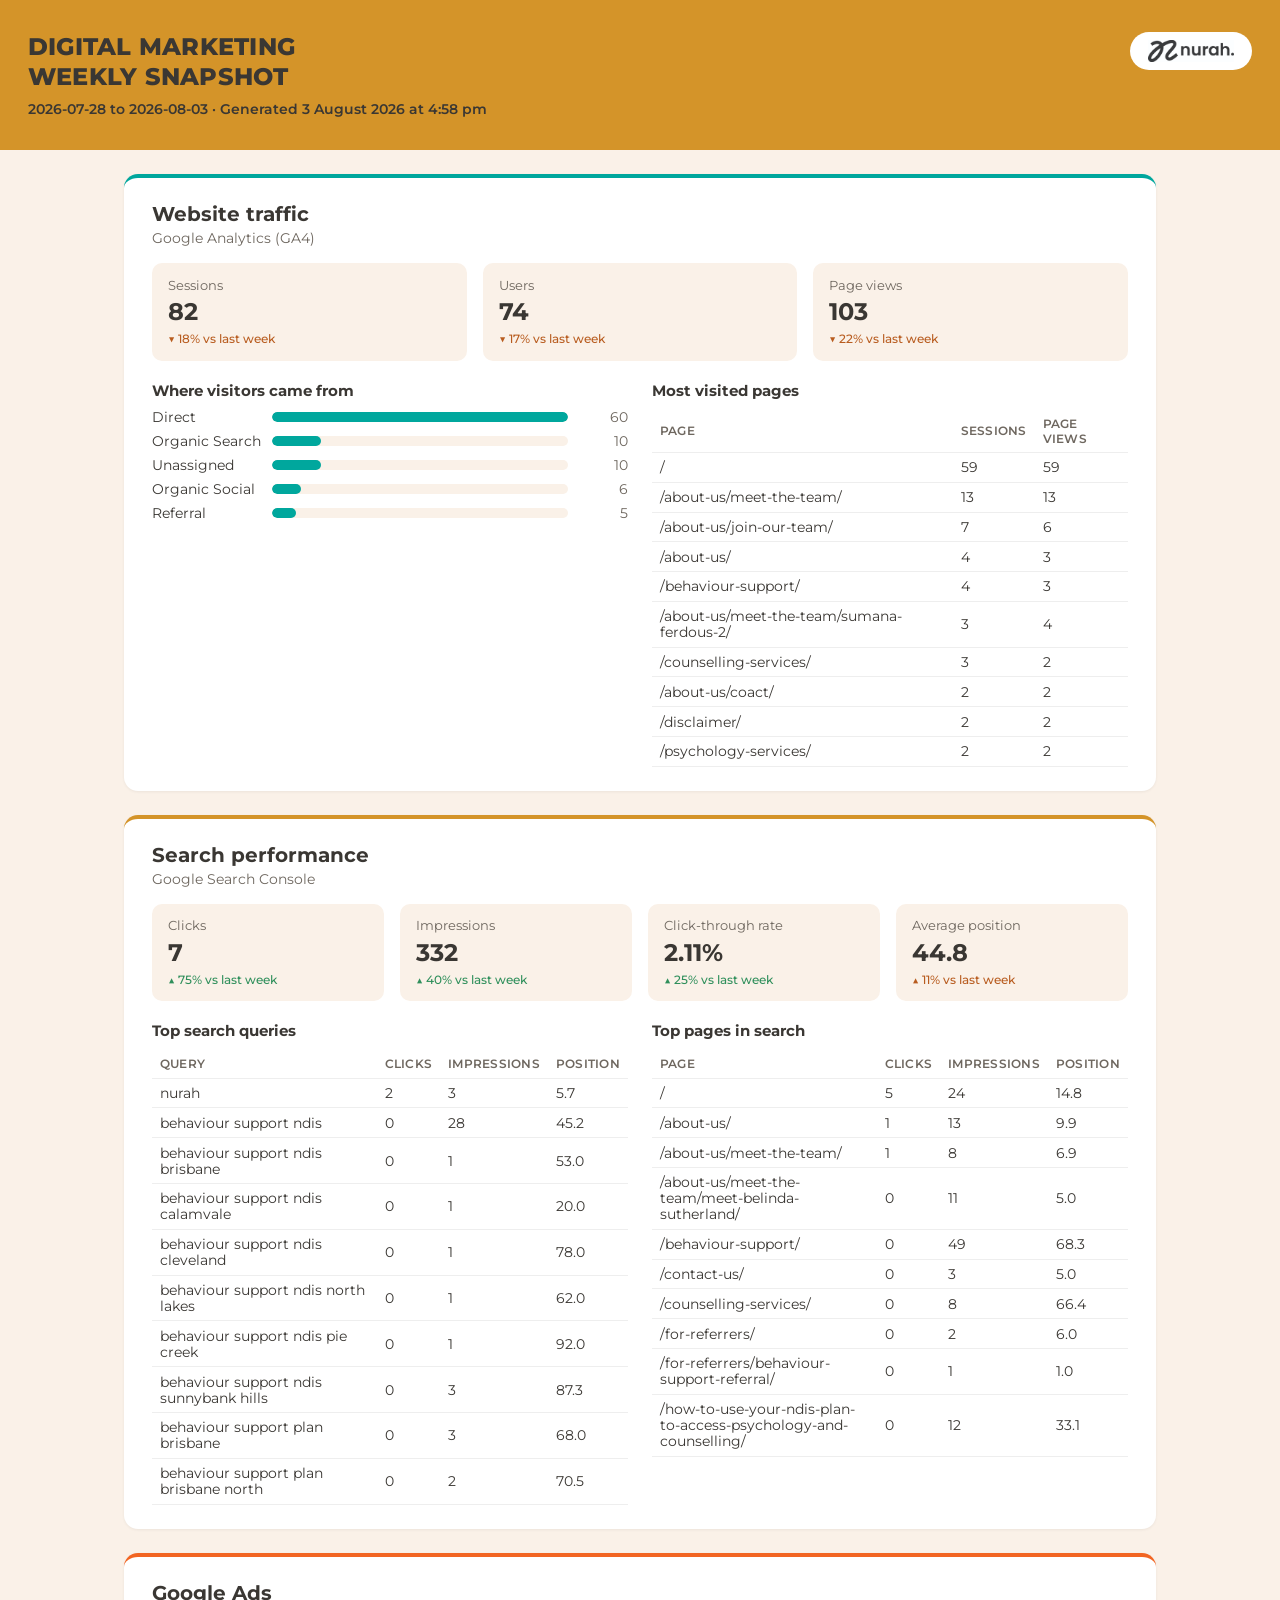
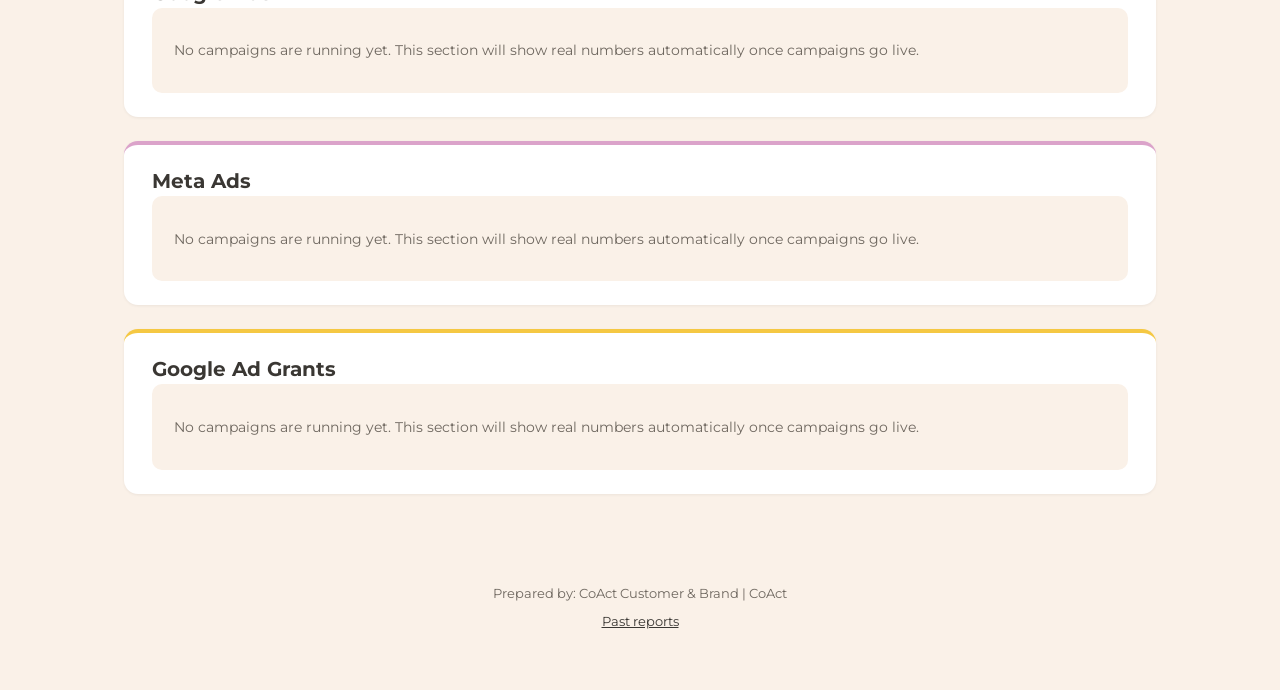
<file: docs/index.html>
<!doctype html>
<html lang="en">
<head>
<meta charset="utf-8">
<title>Nurah weekly performance report - 2026-07-28 to 2026-08-03</title>
<meta name="viewport" content="width=device-width, initial-scale=1">
<link rel="preconnect" href="https://fonts.googleapis.com">
<link rel="preconnect" href="https://fonts.gstatic.com" crossorigin>
<link href="https://fonts.googleapis.com/css2?family=Montserrat:wght@400;500;600;700&display=swap" rel="stylesheet">
<style>
  :root {
    --amber:#D49429; --coral:#F26522; --teal:#00A79D;
    --pink:#DBA3CA; --yellow:#F5C843; --cream:#FAF1E8;
    --ink:#3A3733; --muted:#6E675F; --good:#2F8F5B; --attention:#B85C1F;
  }
  * { box-sizing: border-box; }
  body {
    margin: 0; font-family: 'Montserrat', sans-serif; color: var(--ink);
    background: var(--cream);
  }
  header {
    padding: 2rem 1.75rem; background: var(--amber); color: var(--ink);
    display: flex; justify-content: space-between; align-items: flex-start; gap: 1.5rem;
  }
  header .header-text h1 {
    margin: 0 0 0.5rem; font-size: 1.5rem; font-weight: 800; text-transform: uppercase;
    letter-spacing: 0.01em; line-height: 1.25;
  }
  header .header-text p { margin: 0; font-weight: 600; font-size: 0.9rem; }
  .logo-badge {
    flex-shrink: 0; background: #fff; border-radius: 999px; padding: 0.5rem 1.1rem;
    display: flex; align-items: center;
  }
  .logo-badge img { height: 22px; display: block; }
  @media (max-width: 560px) { header { flex-direction: column-reverse; } }
  main { max-width: 1080px; margin: 0 auto; padding: 1.5rem; }
  .channel {
    background: #fff; border-radius: 14px; padding: 1.5rem 1.75rem; margin-bottom: 1.5rem;
    border-top: 4px solid var(--accent); box-shadow: 0 1px 3px rgba(0,0,0,0.06);
  }
  .channel h2 { margin: 0 0 0.2rem; font-size: 1.25rem; }
  .channel-subtitle { margin: 0 0 1rem; color: var(--muted); font-size: 0.9rem; }
  .stat-row { display: flex; flex-wrap: wrap; gap: 1rem; margin-bottom: 1.25rem; }
  .stat-tile { flex: 1 1 150px; background: var(--cream); border-radius: 10px; padding: 0.9rem 1rem; }
  .stat-label { font-size: 0.8rem; color: var(--muted); margin-bottom: 0.3rem; }
  .stat-value { font-size: 1.5rem; font-weight: 700; }
  .delta { display: block; font-size: 0.78rem; margin-top: 0.3rem; font-weight: 500; }
  .delta.good { color: var(--good); }
  .delta.attention { color: var(--attention); }
  .delta.flat { color: var(--muted); }
  .two-col { display: grid; grid-template-columns: 1fr 1fr; gap: 1.5rem; }
  @media (max-width: 720px) { .two-col { grid-template-columns: 1fr; } }
  h3 { font-size: 0.95rem; margin: 0 0 0.6rem; }
  table { width: 100%; border-collapse: collapse; font-size: 0.85rem; }
  th, td { text-align: left; padding: 0.4rem 0.5rem; border-bottom: 1px solid #eee; }
  th { color: var(--muted); font-weight: 600; font-size: 0.78rem; text-transform: uppercase; letter-spacing: 0.02em; }
  .bar-list { display: flex; flex-direction: column; gap: 0.5rem; }
  .bar-row { display: grid; grid-template-columns: 110px 1fr 50px; align-items: center; gap: 0.6rem; font-size: 0.85rem; }
  .bar-track { background: var(--cream); border-radius: 6px; height: 10px; overflow: hidden; }
  .bar-fill { height: 100%; border-radius: 6px; }
  .bar-value { text-align: right; color: var(--muted); }
  .muted { color: var(--muted); font-size: 0.85rem; }
  .placeholder .placeholder-body {
    background: var(--cream); border-radius: 10px; padding: 1.2rem 1.4rem; color: var(--muted); font-size: 0.9rem;
  }
  footer { text-align: center; padding: 2rem 1rem 3rem; color: var(--muted); font-size: 0.8rem; }
  footer a { color: var(--ink); }
</style>
</head>
<body>
<header>
  <div class="header-text">
    <h1>Digital marketing<br>weekly snapshot</h1>
    <p>2026-07-28 to 2026-08-03 · Generated 3 August 2026 at 4:58 pm</p>
  </div>
  <div class="logo-badge"><img src="./assets/nurah-logo.jpg" alt="Nurah"></div>
</header>
<main>

    <section class="channel" id="website" style="--accent:#00A79D">
      <div class="channel-header">
        <h2>Website traffic</h2>
        <p class="channel-subtitle">Google Analytics (GA4)</p>
      </div>
      
    <div class="stat-row">
      
    <div class="stat-tile">
      <div class="stat-label">Sessions</div>
      <div class="stat-value">82</div>
      <span class="delta attention">▼ 18% vs last week</span>
    </div>
      
    <div class="stat-tile">
      <div class="stat-label">Users</div>
      <div class="stat-value">74</div>
      <span class="delta attention">▼ 17% vs last week</span>
    </div>
      
    <div class="stat-tile">
      <div class="stat-label">Page views</div>
      <div class="stat-value">103</div>
      <span class="delta attention">▼ 22% vs last week</span>
    </div>
    </div>
    <div class="two-col">
      <div>
        <h3>Where visitors came from</h3>
        
    <div class="bar-list">
      
        <div class="bar-row">
          <div class="bar-label">Direct</div>
          <div class="bar-track"><div class="bar-fill" style="width:100%; background:#00A79D"></div></div>
          <div class="bar-value">60</div>
        </div>
        <div class="bar-row">
          <div class="bar-label">Organic Search</div>
          <div class="bar-track"><div class="bar-fill" style="width:16.666666666666664%; background:#00A79D"></div></div>
          <div class="bar-value">10</div>
        </div>
        <div class="bar-row">
          <div class="bar-label">Unassigned</div>
          <div class="bar-track"><div class="bar-fill" style="width:16.666666666666664%; background:#00A79D"></div></div>
          <div class="bar-value">10</div>
        </div>
        <div class="bar-row">
          <div class="bar-label">Organic Social</div>
          <div class="bar-track"><div class="bar-fill" style="width:10%; background:#00A79D"></div></div>
          <div class="bar-value">6</div>
        </div>
        <div class="bar-row">
          <div class="bar-label">Referral</div>
          <div class="bar-track"><div class="bar-fill" style="width:8.333333333333332%; background:#00A79D"></div></div>
          <div class="bar-value">5</div>
        </div>
    </div>
      </div>
      <div>
        <h3>Most visited pages</h3>
        
    <table>
      <thead><tr><th>Page</th><th>Sessions</th><th>Page views</th></tr></thead>
      <tbody>
        <tr><td>/</td><td>59</td><td>59</td></tr><tr><td>/about-us/meet-the-team/</td><td>13</td><td>13</td></tr><tr><td>/about-us/join-our-team/</td><td>7</td><td>6</td></tr><tr><td>/about-us/</td><td>4</td><td>3</td></tr><tr><td>/behaviour-support/</td><td>4</td><td>3</td></tr><tr><td>/about-us/meet-the-team/sumana-ferdous-2/</td><td>3</td><td>4</td></tr><tr><td>/counselling-services/</td><td>3</td><td>2</td></tr><tr><td>/about-us/coact/</td><td>2</td><td>2</td></tr><tr><td>/disclaimer/</td><td>2</td><td>2</td></tr><tr><td>/psychology-services/</td><td>2</td><td>2</td></tr>
      </tbody>
    </table>
      </div>
    </div>
  
    </section>

    <section class="channel" id="search" style="--accent:#D49429">
      <div class="channel-header">
        <h2>Search performance</h2>
        <p class="channel-subtitle">Google Search Console</p>
      </div>
      
    <div class="stat-row">
      
    <div class="stat-tile">
      <div class="stat-label">Clicks</div>
      <div class="stat-value">7</div>
      <span class="delta good">▲ 75% vs last week</span>
    </div>
      
    <div class="stat-tile">
      <div class="stat-label">Impressions</div>
      <div class="stat-value">332</div>
      <span class="delta good">▲ 40% vs last week</span>
    </div>
      
    <div class="stat-tile">
      <div class="stat-label">Click-through rate</div>
      <div class="stat-value">2.11%</div>
      <span class="delta good">▲ 25% vs last week</span>
    </div>
      
    <div class="stat-tile">
      <div class="stat-label">Average position</div>
      <div class="stat-value">44.8</div>
      <span class="delta attention">▲ 11% vs last week</span>
    </div>
    </div>
    <div class="two-col">
      <div>
        <h3>Top search queries</h3>
        
    <table>
      <thead><tr><th>Query</th><th>Clicks</th><th>Impressions</th><th>Position</th></tr></thead>
      <tbody>
        <tr><td>nurah</td><td>2</td><td>3</td><td>5.7</td></tr><tr><td>behaviour support ndis</td><td>0</td><td>28</td><td>45.2</td></tr><tr><td>behaviour support ndis brisbane</td><td>0</td><td>1</td><td>53.0</td></tr><tr><td>behaviour support ndis calamvale</td><td>0</td><td>1</td><td>20.0</td></tr><tr><td>behaviour support ndis cleveland</td><td>0</td><td>1</td><td>78.0</td></tr><tr><td>behaviour support ndis north lakes</td><td>0</td><td>1</td><td>62.0</td></tr><tr><td>behaviour support ndis pie creek</td><td>0</td><td>1</td><td>92.0</td></tr><tr><td>behaviour support ndis sunnybank hills</td><td>0</td><td>3</td><td>87.3</td></tr><tr><td>behaviour support plan brisbane</td><td>0</td><td>3</td><td>68.0</td></tr><tr><td>behaviour support plan brisbane north</td><td>0</td><td>2</td><td>70.5</td></tr>
      </tbody>
    </table>
      </div>
      <div>
        <h3>Top pages in search</h3>
        
    <table>
      <thead><tr><th>Page</th><th>Clicks</th><th>Impressions</th><th>Position</th></tr></thead>
      <tbody>
        <tr><td>/</td><td>5</td><td>24</td><td>14.8</td></tr><tr><td>/about-us/</td><td>1</td><td>13</td><td>9.9</td></tr><tr><td>/about-us/meet-the-team/</td><td>1</td><td>8</td><td>6.9</td></tr><tr><td>/about-us/meet-the-team/meet-belinda-sutherland/</td><td>0</td><td>11</td><td>5.0</td></tr><tr><td>/behaviour-support/</td><td>0</td><td>49</td><td>68.3</td></tr><tr><td>/contact-us/</td><td>0</td><td>3</td><td>5.0</td></tr><tr><td>/counselling-services/</td><td>0</td><td>8</td><td>66.4</td></tr><tr><td>/for-referrers/</td><td>0</td><td>2</td><td>6.0</td></tr><tr><td>/for-referrers/behaviour-support-referral/</td><td>0</td><td>1</td><td>1.0</td></tr><tr><td>/how-to-use-your-ndis-plan-to-access-psychology-and-counselling/</td><td>0</td><td>12</td><td>33.1</td></tr>
      </tbody>
    </table>
      </div>
    </div>
  
    </section>

    <section class="channel placeholder" id="google-ads" style="--accent:#F26522">
      <div class="channel-header">
        <h2>Google Ads</h2>
      </div>
      <div class="placeholder-body">
        <p>No campaigns are running yet. This section will show real numbers automatically once campaigns go live.</p>
      </div>
    </section>

    <section class="channel placeholder" id="meta-ads" style="--accent:#DBA3CA">
      <div class="channel-header">
        <h2>Meta Ads</h2>
      </div>
      <div class="placeholder-body">
        <p>No campaigns are running yet. This section will show real numbers automatically once campaigns go live.</p>
      </div>
    </section>

    <section class="channel placeholder" id="google-grants" style="--accent:#F5C843">
      <div class="channel-header">
        <h2>Google Ad Grants</h2>
      </div>
      <div class="placeholder-body">
        <p>No campaigns are running yet. This section will show real numbers automatically once campaigns go live.</p>
      </div>
    </section>
</main>
<footer>
  <p>Prepared by: CoAct Customer &amp; Brand | CoAct</p>
  <p><a href="./reports/">Past reports</a></p>
</footer>
</body>
</html>
</file>
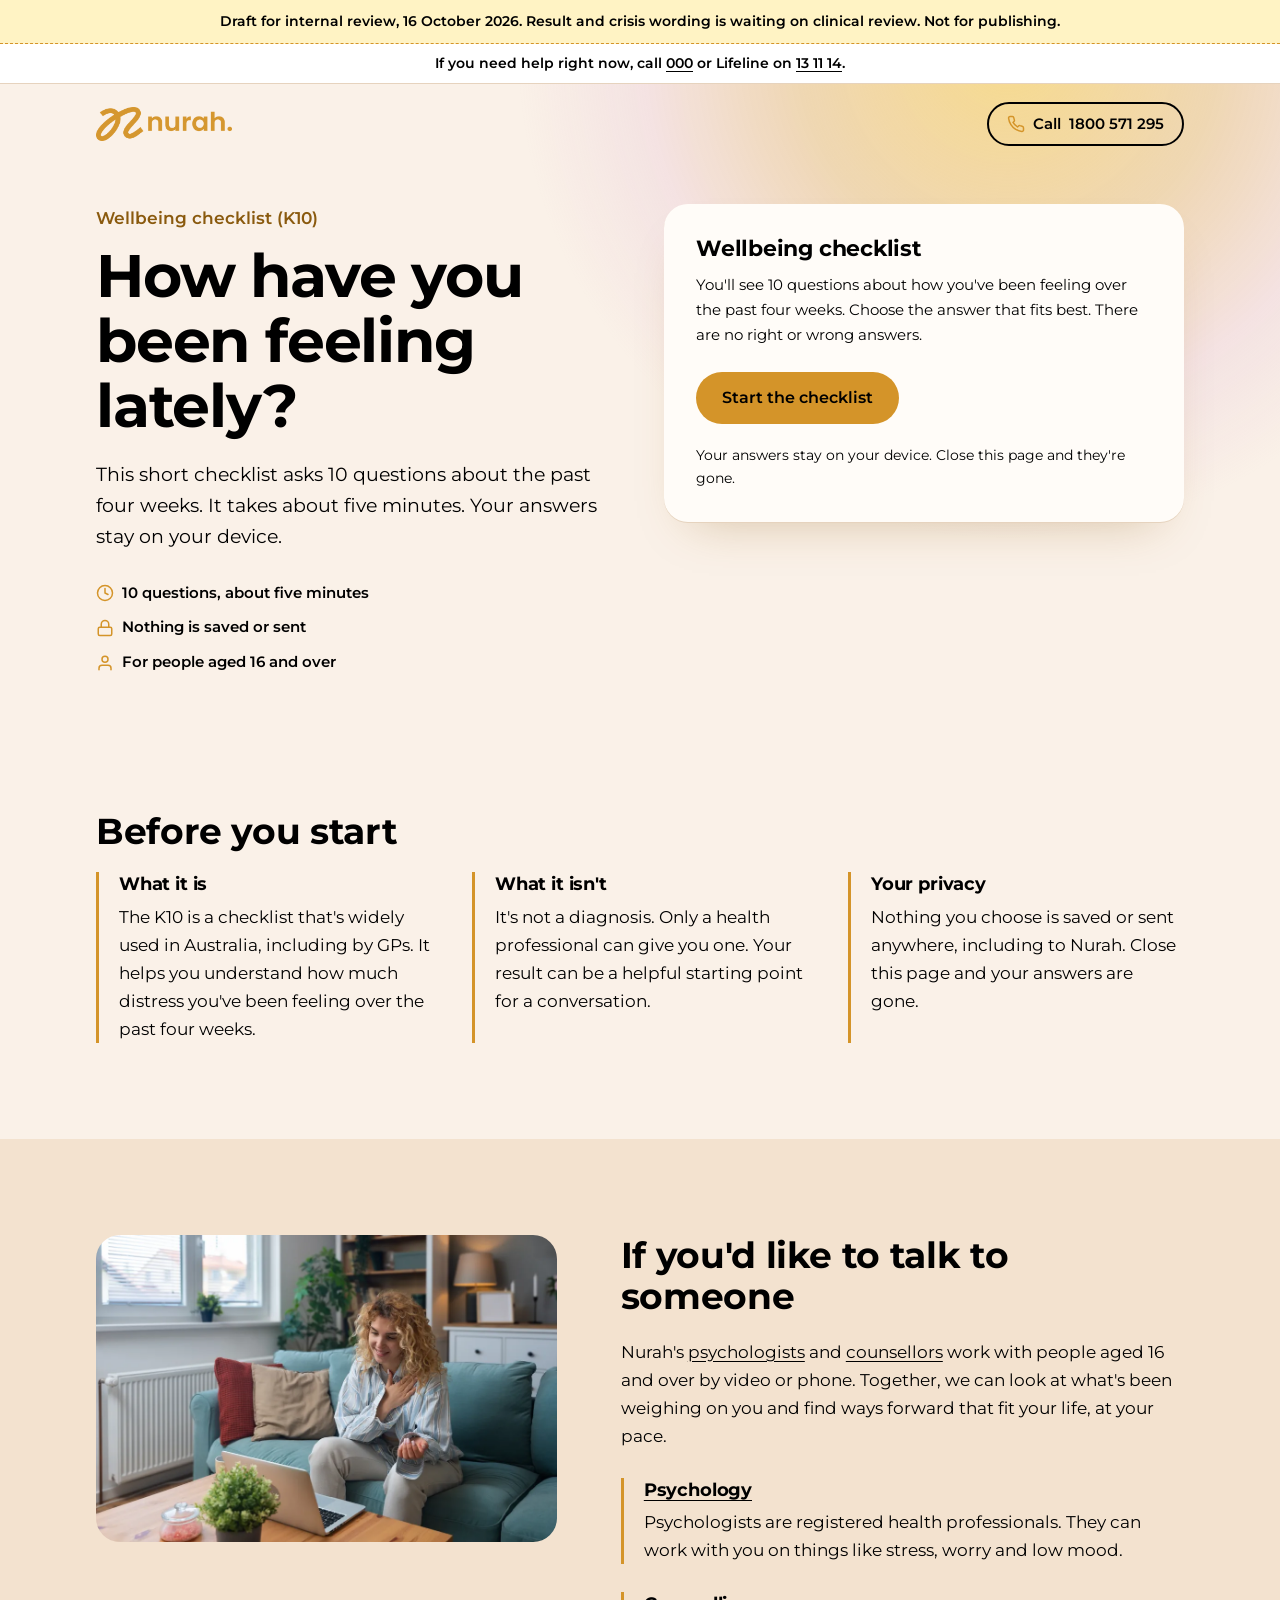
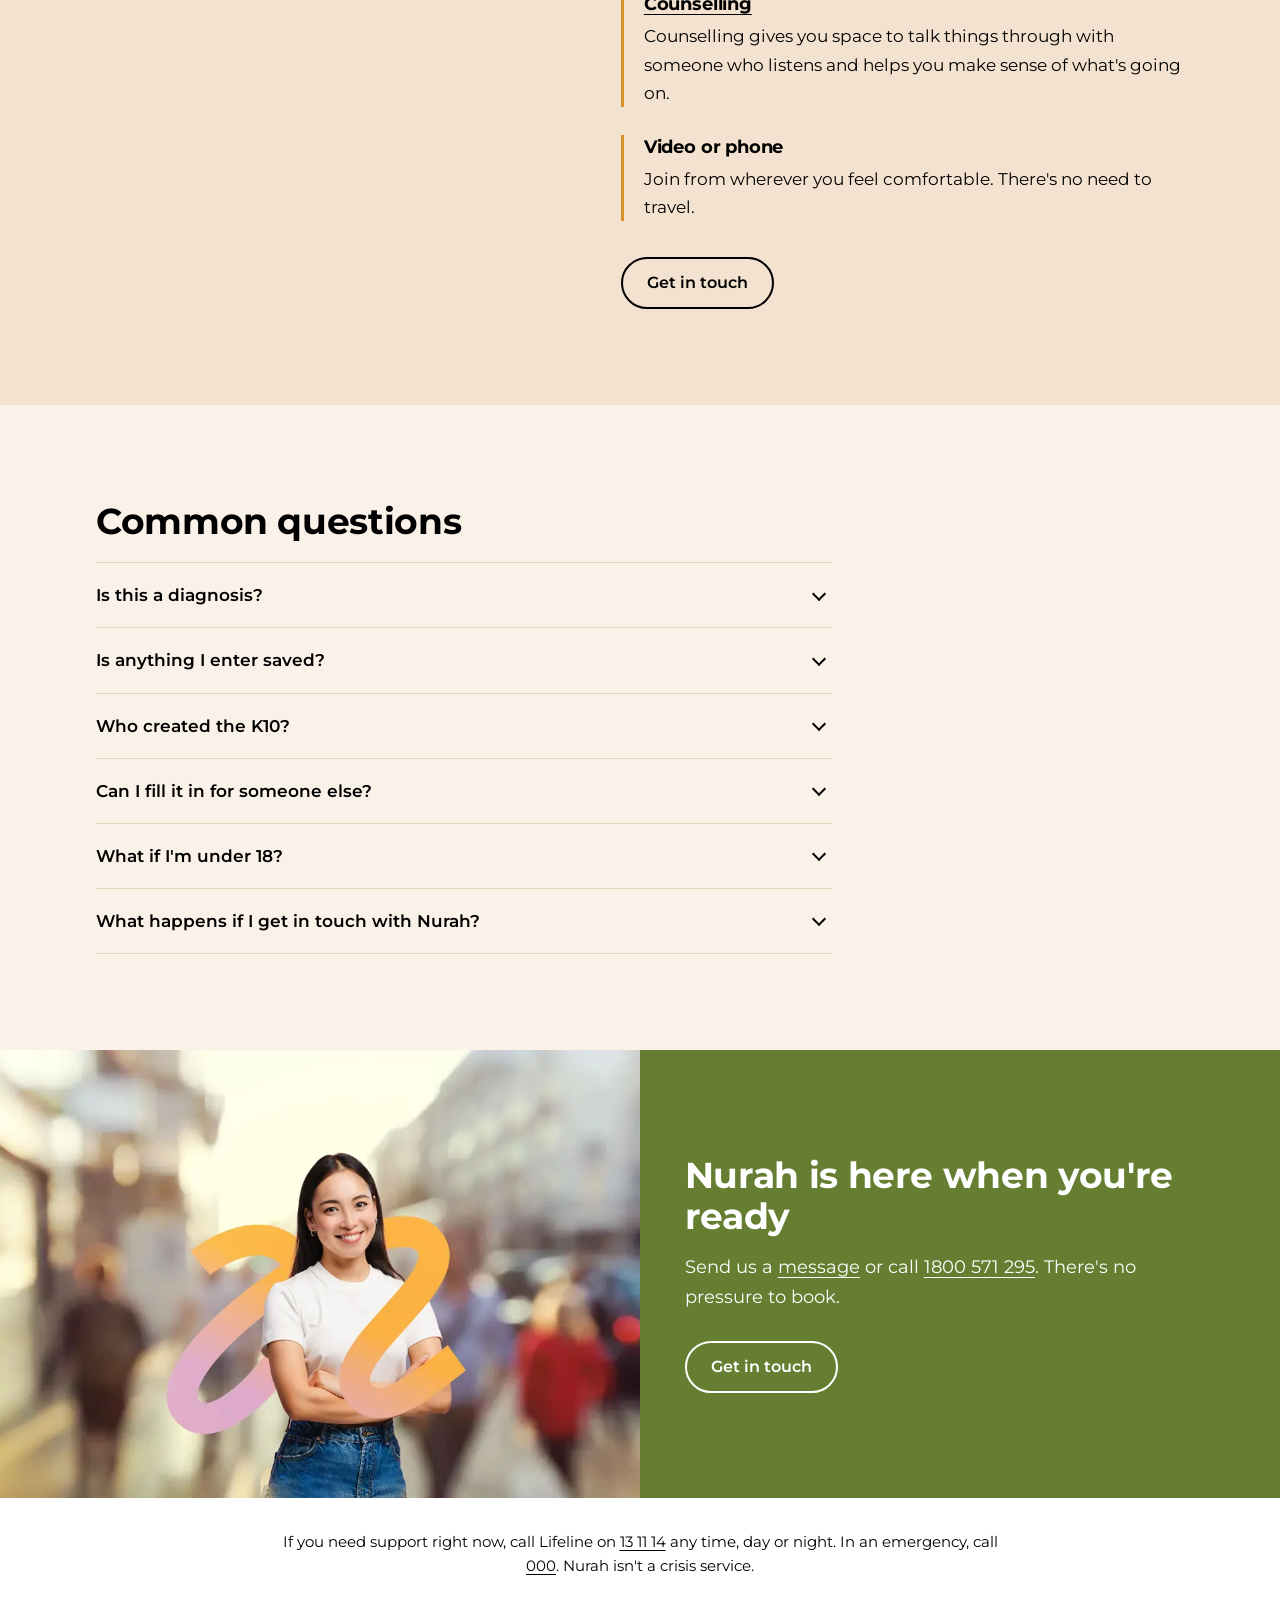
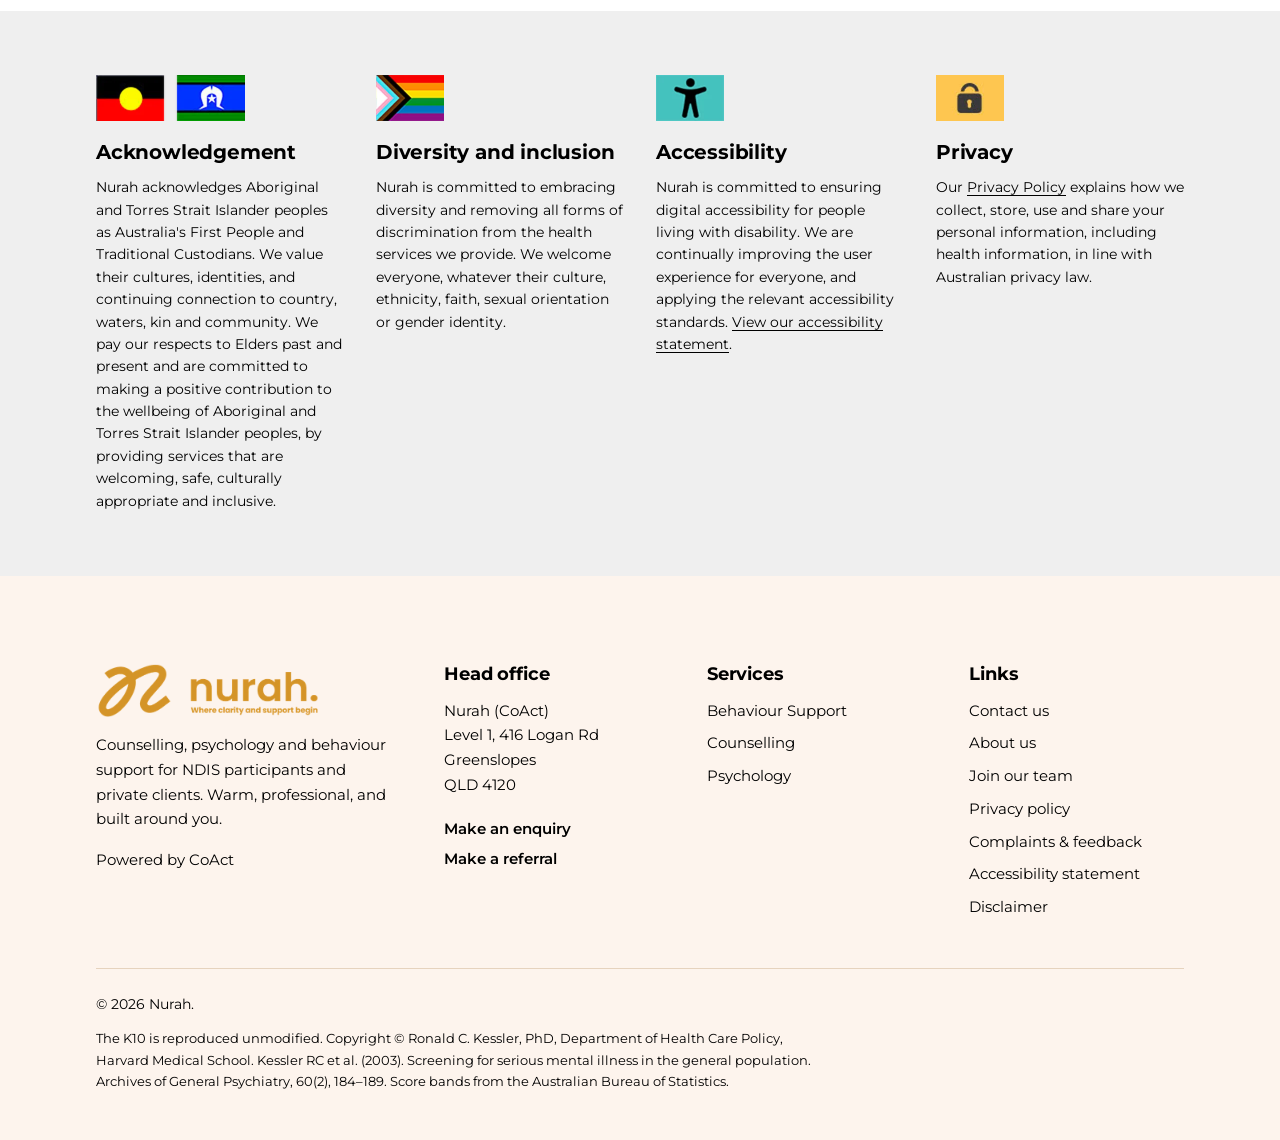
<file: docs/k10-checklist/index.html>
<!doctype html>
<html lang="en-AU">
<head>
  <meta charset="utf-8">
  <meta name="viewport" content="width=device-width, initial-scale=1">
  <!-- DRAFT for internal review (16 October 2026). Design doc: design.md in this folder.
       Must not go live until Georgia Ray has signed off the result and crisis wording, and Brooke has approved the page.
       Before going live: add back GTM-W38Q5FCM (page views only, never answers or scores) and confirm every .todo item. -->
  <title>Wellbeing Checklist (K10) | Nurah</title>
  <meta name="description" content="A short, private checklist about how you've been feeling over the past four weeks. 10 questions, about five minutes. Your answers stay on your device.">
  <!-- Ads-only landing page: kept out of search results so it doesn't compete with nurah.org.au pages. -->
  <meta name="robots" content="noindex, nofollow">
  <!-- TODO: confirm the subdomain before going live -->
  <link rel="canonical" href="https://wellbeing-check.go.nurah.org.au/">
  <meta name="theme-color" content="#FAF1E8">

  <link rel="icon" href="favicon.ico" sizes="48x48">
  <link rel="icon" href="images/favicon-32.png" type="image/png" sizes="32x32">
  <link rel="icon" href="images/icon-192.png" type="image/png" sizes="192x192">
  <link rel="apple-touch-icon" href="images/apple-touch-icon.png">

  <!-- Google Tag Manager deliberately left out of this draft so review views don't count in GA4 or Google Ads. -->

  <link rel="preload" href="fonts/montserrat-latin.woff2" as="font" type="font/woff2" crossorigin>
  <style>
@font-face {
  font-family: "Montserrat";
  font-style: normal;
  font-weight: 100 900;
  font-display: swap;
  src: url("fonts/montserrat-latin.woff2") format("woff2");
  unicode-range: U+0000-00FF, U+0131, U+0152-0153, U+02BB-02BC, U+02C6, U+02DA, U+02DC, U+0304, U+0308, U+0329, U+2000-206F, U+20AC, U+2122, U+2191, U+2193, U+2212, U+2215, U+FEFF, U+FFFD;
}

/* Nurah landing page styles (template v1) */

:root {
  --cream: #FAF1E8;      /* Warm Cream: page background */
  --cream-deep: #F3E2CF; /* cream tinted toward amber: alternate bands */
  --paper: #FFFCF8;      /* form and card surfaces */
  --amber: #D49429;      /* Deep Amber: primary brand signal */
  --amber-ink: #8A5A0E;  /* darkened amber for small text on cream (AA contrast) */
  --yellow: #F5C843;     /* Sunlight Yellow: hero glow only */
  --pink: #DBA3CA;       /* Muted Pink: hero glow only */
  --ink: #000000;        /* all body text is black */
  --ink-soft: #000000;
  --line: #E6D3BE;
  --green: #657E31;      /* nurah.org.au enquiry-block green (not in brand palette) */

  --font: "Montserrat", system-ui, -apple-system, "Segoe UI", sans-serif;
  --wrap: 72rem;
  --gutter: clamp(1rem, 4vw, 2rem);
  --radius-lg: 1.5rem;
  --radius-sm: 0.625rem;
}

*, *::before, *::after { box-sizing: border-box; }
[hidden] { display: none !important; }

html { scroll-behavior: smooth; -webkit-text-size-adjust: 100%; }

body {
  margin: 0;
  position: relative;
  overflow-x: clip; /* contains the hero glow without creating a scroll box */
  background: var(--cream);
  color: var(--ink);
  font-family: var(--font);
  font-size: 1.0625rem;
  line-height: 1.65;
  -webkit-font-smoothing: antialiased;
}

img { max-width: 100%; height: auto; display: block; }

a { color: var(--ink); text-underline-offset: 0.2em; }

:focus-visible { outline: 3px solid var(--ink); outline-offset: 3px; border-radius: 4px; }
[tabindex="-1"]:focus { outline: none; }

.skip {
  position: absolute; left: -999px; top: 0;
  background: var(--ink); color: var(--cream); padding: 0.75rem 1rem; z-index: 100;
}
.skip:focus { left: 1rem; top: 1rem; }

.wrap { width: 100%; max-width: var(--wrap); margin: 0 auto; padding: 0 var(--gutter); }

h1, h2, h3 { margin: 0; line-height: 1.15; font-weight: 700; letter-spacing: -0.01em; }
h2 { font-size: clamp(1.625rem, 3.2vw, 2.25rem); max-width: 22ch; }
h3 { font-size: 1.125rem; line-height: 1.35; }
p { margin: 0; }
.prose { max-width: 62ch; }
.prose > * + * { margin-top: 1em; }
.visually-hidden { position: absolute; width: 1px; height: 1px; overflow: hidden; clip: rect(0 0 0 0); white-space: nowrap; }

/* Placeholder marker: anything still to confirm before going live */
.todo {
  background: #FFF3C4;
  outline: 1px dashed var(--amber);
  color: var(--ink);
  padding: 0 0.25em;
  border-radius: 3px;
}

/* ---------- Draft bar and support strip ---------- */
.draft-bar {
  background: #FFF3C4; border-bottom: 1px dashed var(--amber);
  padding: 0.625rem var(--gutter); text-align: center;
  font-size: 0.875rem; font-weight: 600; position: relative; z-index: 3;
}
.support-strip {
  background: #FFFFFF; border-bottom: 1px solid var(--line);
  padding: 0.5rem var(--gutter); text-align: center;
  font-size: 0.875rem; font-weight: 600; position: relative; z-index: 3;
}

/* ---------- Header ---------- */
.site-header { padding: 1.125rem 0; position: relative; z-index: 2; }
.site-header .wrap { display: flex; align-items: center; justify-content: space-between; gap: 1rem; }
.logo img { width: 8.5rem; }
.header-call {
  font-weight: 600; font-size: 0.9375rem; color: var(--ink); text-decoration: none;
  display: inline-flex; align-items: center; gap: 0.5rem; min-height: 44px;
  padding: 0.375rem 1.125rem; border: 2px solid var(--ink); border-radius: 999px;
  transition: background-color .2s;
}
.header-call:hover { background: rgba(0, 0, 0, 0.06); }
.header-call svg { width: 1.125rem; height: 1.125rem; color: var(--amber); }
.header-call span { display: none; }
@media (min-width: 40em) { .header-call span { display: inline; } }

/* ---------- Buttons ---------- */
.btn {
  display: inline-flex; align-items: center; justify-content: center; gap: 0.5rem;
  min-height: 3.25rem; padding: 0.75rem 1.5rem;
  border-radius: 999px; border: 2px solid transparent;
  font: 600 1rem/1.2 var(--font); text-decoration: none; cursor: pointer;
  transition: background-color .2s, border-color .2s, opacity .2s;
}
.btn svg { width: 1.125rem; height: 1.125rem; }
.btn-primary { background: var(--amber); color: var(--ink); }
.btn-primary:hover { background: #C4851C; }
.btn-quiet { background: transparent; color: var(--ink); border-color: var(--ink); }
.btn-quiet:hover { background: rgba(0, 0, 0, 0.06); }
.btn-light { background: transparent; color: #FFFFFF; border-color: #FFFFFF; }
.btn-light:hover { background: #FFFFFF; color: var(--green); }
.btn-small { min-height: 2.875rem; padding: 0.5rem 1.25rem; font-size: 0.9375rem; }
.btn[disabled] { opacity: 0.45; cursor: not-allowed; }
.btn-primary[disabled]:hover { background: var(--amber); }

/* ---------- Hero ---------- */
.hero { position: relative; padding: 1.5rem 0 3.5rem; }

/* The signature: soft light rising behind the headline. Nurah means light. */
.hero-light {
  position: absolute; z-index: 0; pointer-events: none;
  width: min(62rem, 150vw); aspect-ratio: 1;
  right: -45vw; top: max(-31rem, -75vw);
  border-radius: 50%;
  background:
    radial-gradient(circle at 50% 50%,
      rgba(245, 200, 67, 0.55) 0%,
      rgba(212, 148, 41, 0.28) 30%,
      rgba(219, 163, 202, 0.18) 52%,
      rgba(250, 241, 232, 0) 70%);
  animation: dawn 2.4s ease-out both;
}
@keyframes dawn {
  from { opacity: 0; transform: translateY(8%) scale(0.92); }
  to   { opacity: 1; transform: none; }
}

.hero .wrap { position: relative; z-index: 1; display: grid; gap: 2.5rem; align-items: start; }

.hero h1 {
  font-size: clamp(2.25rem, 6vw, 3.75rem);
  line-height: 1.08;
  letter-spacing: -0.02em;
  max-width: 14ch;
}
.hero-lede { margin-top: 1.25rem; max-width: 44ch; font-size: 1.1875rem; color: var(--ink); }
.hero-actions { margin-top: 2rem; display: flex; flex-wrap: wrap; gap: 0.75rem; }

.assurances {
  list-style: none; padding: 0; margin: 1.75rem 0 0;
  display: flex; flex-direction: column; gap: 0.625rem;
  font-size: 0.9375rem; font-weight: 600; color: var(--ink-soft);
}
.assurances li { display: flex; align-items: center; gap: 0.5rem; }
.assurances svg { width: 1.125rem; height: 1.125rem; color: var(--amber); flex: none; }

.loc-line { margin: 0 0 0.75rem; font-weight: 600; color: var(--amber-ink); }

@media (min-width: 60em) {
  .hero { padding: 2.5rem 0 2.5rem; }
  .hero .wrap { grid-template-columns: 1fr 1fr; gap: 3rem; }
  .hero-light { right: -14rem; top: -28rem; }
}

/* ---------- Checklist panel (sits where the form sits in the template) ---------- */
.check-panel {
  background: var(--paper);
  border-radius: var(--radius-lg);
  padding: clamp(1.5rem, 3vw, 2rem);
  box-shadow: 0 1px 0 var(--line), 0 24px 48px -28px rgba(138, 90, 14, 0.35);
  scroll-margin-top: 1rem;
}
.check-panel h2 { font-size: 1.375rem; }
.check-panel .panel-intro { margin-top: 0.75rem; font-size: 0.9375rem; }
.check-panel .panel-intro + .btn { margin-top: 1.5rem; }
.panel-note { margin-top: 1.25rem; font-size: 0.875rem; }

.progress-text { font-size: 0.875rem; font-weight: 700; color: var(--amber-ink); }
/* Ten segments: answered ones fill amber, the current one is darker */
.progress-steps { margin-top: 0.625rem; display: flex; gap: 4px; }
.progress-steps span { flex: 1; height: 10px; border-radius: 999px; background: var(--line); transition: background-color .2s; }
.progress-steps span.done { background: var(--amber); }
.progress-steps span.now { background: var(--amber-ink); }

/* Keyboard hint: only shown while someone is using the keyboard on the answers */
.key-hint { position: absolute; width: 1px; height: 1px; overflow: hidden; clip: rect(0 0 0 0); white-space: nowrap; }
.check-panel:has(.option input:focus-visible) .key-hint {
  position: static; width: auto; height: auto; overflow: visible; clip: auto; white-space: normal;
  margin-top: 0.75rem; font-size: 0.875rem;
}

.question { border: 0; padding: 0; margin: 1.5rem 0 0; min-width: 0; }
.question legend { padding: 0; }
.stem { display: block; font-size: 0.9375rem; font-weight: 600; }
.q-text { display: block; margin-top: 0.375rem; font-size: 1.375rem; font-weight: 700; line-height: 1.3; }

.options { margin-top: 1.25rem; display: grid; gap: 0.625rem; }
.option {
  display: flex; align-items: center; gap: 0.875rem;
  min-height: 3.25rem; padding: 0.75rem 1rem;
  background: #FFFFFF; border: 2px solid var(--line); border-radius: 0.875rem;
  font-weight: 600; cursor: pointer;
  transition: border-color .15s, background-color .15s;
}
.option:hover { border-color: var(--amber); }
.option input { width: 1.25rem; height: 1.25rem; margin: 0; flex: none; accent-color: var(--amber-ink); cursor: pointer; }
.option:has(input:checked) { border-color: var(--ink); background: #FFF6E6; }
.option:has(input:focus-visible) { outline: 3px solid var(--ink); outline-offset: 2px; }
.option input:focus-visible { outline: none; }

.q-nav { margin-top: 1.5rem; display: flex; align-items: center; gap: 0.75rem; }

/* ---------- Sections ---------- */
.band { padding: clamp(3.5rem, 8vw, 6rem) 0; }
.band-deep { background: var(--cream-deep); }
.hero + .band { padding-top: clamp(2rem, 4vw, 3.5rem); }
.band h2 + * { margin-top: 1.25rem; }

.split { display: grid; gap: 2rem; }
.section-cta { margin-top: 2.25rem; }

.media-slot {
  aspect-ratio: 3 / 2; width: 100%;
  border-radius: var(--radius-lg); overflow: hidden;
}
.media-slot img { width: 100%; height: 100%; object-fit: cover; }
@media (min-width: 60em) { .media-slot + div { align-self: center; } }
@media (min-width: 60em) { .split { grid-template-columns: 0.9fr 1.1fr; gap: 4rem; } }

/* A quiet list with an amber rule, not cards */
.ways { list-style: none; padding: 0; margin: 0; display: grid; gap: 1.75rem; }
.ways li { border-left: 3px solid var(--amber); padding-left: 1.25rem; }
.ways p { margin-top: 0.375rem; color: var(--ink-soft); max-width: 52ch; }
.ways-3 { margin-top: 2.5rem; }
@media (min-width: 48em) { .ways-3 { grid-template-columns: repeat(3, 1fr); gap: 2.5rem; } }

/* ---------- Result ---------- */
.result-band { background: var(--cream-deep); scroll-margin-top: 0; }
.result-band { padding-top: clamp(2rem, 4vw, 3rem); }
.result-wrap { display: grid; gap: 1.5rem; }
.result-card {
  background: var(--paper); border-radius: var(--radius-lg);
  padding: clamp(1.5rem, 4vw, 2.75rem);
  box-shadow: 0 1px 0 var(--line), 0 24px 48px -28px rgba(138, 90, 14, 0.35);
}
/* Full width: score and scale on the left, what it means and next steps on the right */
.result-grid { display: grid; gap: 1.5rem; }
@media (min-width: 60em) { .result-grid { grid-template-columns: 1fr 1.15fr; gap: 3.5rem; } }
.result-detail .result-body { margin-top: 0; }
.result-foot { margin-top: 1.75rem; padding-top: 1.5rem; border-top: 1px solid var(--line); }
@media (min-width: 60em) {
  .result-foot { display: grid; grid-template-columns: 1fr 1.15fr; gap: 0 3.5rem; align-items: start; }
  .result-foot .fixed-lines, .result-foot .under18 { margin-top: 0; }
  .result-foot .result-actions, .result-foot .print-only { grid-column: 1 / -1; }
}
.result-eyebrow { font-weight: 700; color: var(--amber-ink); font-size: 0.9375rem; }
.result-card h2 { margin-top: 0.5rem; max-width: 20ch; }
.score-line { margin-top: 1.25rem; font-size: 1.125rem; }
.score-line strong { font-size: 1.75rem; }

/* Score scale: four ABS bands, sized to their score ranges (6, 6, 8 and 21 points) */
.meter { margin-top: 1rem; position: relative; padding-top: 1.25rem; }
.meter-bar { display: flex; gap: 3px; height: 0.75rem; }
.meter-bar span { background: var(--line); border-radius: 3px; }
.meter-bar span.is-current { background: var(--amber); }
.meter-labels { display: flex; gap: 3px; margin-top: 0.5rem; font-size: 0.75rem; line-height: 1.3; }
.meter-labels span { min-width: 0; }
.meter-labels span.is-current { font-weight: 700; }
.meter-marker {
  position: absolute; top: 0; width: 0; height: 0;
  border-left: 0.5rem solid transparent; border-right: 0.5rem solid transparent;
  border-top: 0.75rem solid var(--ink); transform: translateX(-50%);
}
.seg-low { flex: 6; } .seg-moderate { flex: 6; } .seg-high { flex: 8; } .seg-very-high { flex: 21; }

.result-body { margin-top: 1.5rem; }
.result-next { margin-top: 1.5rem; padding-top: 1.5rem; border-top: 1px solid var(--line); }
.result-next .btn { margin-top: 1rem; }
.fixed-lines { font-size: 0.9375rem; display: grid; gap: 0.375rem; align-content: start; }
.under18 { margin-top: 1.25rem; padding: 1rem 1.25rem; background: var(--cream); border-radius: var(--radius-sm); font-size: 0.9375rem; }
.result-actions { margin-top: 1.75rem; display: flex; flex-wrap: wrap; gap: 0.75rem; }
.print-only { display: none; }

/* ---------- Crisis support box ---------- */
.crisis {
  background: #FFFFFF; border-radius: var(--radius-sm);
  border-left: 6px solid var(--amber); padding: 1.25rem 1.5rem;
}
.crisis-full { border: 2px solid var(--ink); border-left-width: 8px; padding: 1.5rem 1.75rem; }
.crisis h3 { font-size: 1.25rem; }
.crisis > p { margin-top: 0.5rem; font-size: 0.9375rem; }
.crisis-list { list-style: none; padding: 0; margin: 1rem 0 0; display: grid; gap: 0.75rem; }
.crisis-list li { display: grid; gap: 0.125rem; align-content: start; }
.crisis-list .svc { font-weight: 700; }
.crisis-list .note { font-size: 0.875rem; }
.crisis-list a { font-weight: 700; font-size: 1.125rem; justify-self: start; }
.crisis-list .note a { font-weight: 600; font-size: inherit; }
.crisis-full { padding: 1.5rem clamp(1.25rem, 3vw, 2.25rem); }
.crisis-head { display: flex; flex-wrap: wrap; align-items: baseline; gap: 0.25rem 1rem; }
.crisis-head p { font-size: 0.9375rem; }
@media (min-width: 40em) {
  .crisis-full .crisis-list { grid-template-columns: 1fr 1fr; gap: 1rem 2rem; }
}
@media (min-width: 60em) {
  .crisis-full .crisis-list { grid-template-columns: repeat(3, 1fr); gap: 1.25rem 2.5rem; }
}
.crisis details { margin-top: 1rem; }
.crisis summary { cursor: pointer; font-weight: 600; min-height: 44px; display: flex; align-items: center; }

/* ---------- FAQ ---------- */
.faq { margin-top: 2rem; max-width: 46rem; border-top: 1px solid var(--line); }
.faq details { border-bottom: 1px solid var(--line); }
.faq summary {
  list-style: none; cursor: pointer; min-height: 44px;
  padding: 1.125rem 2.5rem 1.125rem 0; position: relative;
  font-weight: 600; font-size: 1.0625rem;
}
.faq summary::-webkit-details-marker { display: none; }
.faq summary::after {
  content: ""; position: absolute; right: 0.5rem; top: 50%;
  width: 0.625rem; height: 0.625rem; margin-top: -0.4rem;
  border-right: 2px solid var(--ink); border-bottom: 2px solid var(--ink);
  transform: rotate(45deg); transition: transform .2s;
}
.faq details[open] summary::after { transform: rotate(-135deg); margin-top: -0.1rem; }
.faq details p { padding: 0 0 1.25rem; color: var(--ink-soft); max-width: 60ch; }

/* ---------- Enquire: image + green panel, full width ---------- */
.enquire { display: grid; background: var(--green); color: #FFFFFF; }
.enquire-media { min-height: 16rem; }
.enquire-media img { width: 100%; height: 100%; object-fit: cover; object-position: 50% 30%; }
.enquire-body { padding: clamp(3rem, 7vw, 6rem) var(--gutter); align-self: center; }
.enquire h2 { color: #FFFFFF; }
.enquire p { margin-top: 1rem; max-width: 40ch; font-size: 1.125rem; }
.enquire a:not(.btn) { color: #FFFFFF; }
.enquire .btn { margin-top: 1.75rem; }
.enquire :focus-visible { outline-color: #FFFFFF; }
@media (min-width: 60em) {
  .enquire { grid-template-columns: 1fr 1fr; }
  .enquire-media { min-height: 28rem; }
  .enquire-body { padding-left: 7%; padding-right: 7%; }
}

/* ---------- Support note: full-width white row, centred ---------- */
.support-band { background: #FFFFFF; padding: 2rem 0; text-align: center; }
.support-note { margin: 0 auto; max-width: 46rem; font-size: 0.9375rem; }

/* ---------- Commitments band (replicates nurah.org.au) ---------- */
.commitments { background: #EFEFEF; padding: clamp(3rem, 5vw, 4.5rem) 0; font-size: 0.875rem; line-height: 1.6; }
.commitments-grid { display: grid; gap: 2.5rem; }
.commitments img { height: 46px; width: auto; }
.commitments h2 { font-size: 1.25rem; margin: 1.25rem 0 0.75rem; max-width: none; }
.commitments a, .site-footer a { color: var(--ink); }
@media (min-width: 40em) { .commitments-grid { grid-template-columns: 1fr 1fr; } }
@media (min-width: 64em) { .commitments-grid { grid-template-columns: repeat(4, 1fr); gap: 2rem; } }

/* ---------- Site footer (replicates nurah.org.au) ---------- */
.site-footer { background: #FDF4ED; padding: clamp(3.5rem, 7vw, 5.5rem) 0 7rem; font-size: 0.9375rem; }
.footer-grid { display: grid; gap: 2.5rem; }
.footer-brand img { width: 14rem; }
.footer-brand p { margin-top: 1rem; max-width: 34ch; }
.site-footer h2 { font-size: 1.125rem; margin-bottom: 0.875rem; max-width: none; }
.site-footer ul { list-style: none; padding: 0; margin: 0; display: grid; gap: 0.5rem; }
.site-footer a { text-decoration: none; }
.site-footer a:hover { text-decoration: underline; }
.footer-actions { margin-top: 1rem; font-weight: 600; line-height: 2; }
.copyright { margin-top: 3rem; padding-top: 1.5rem; border-top: 1px solid var(--line); color: var(--ink-soft); font-size: 0.875rem; }
.k10-credit { margin-top: 0.75rem; font-size: 0.8125rem; max-width: 80ch; }
@media (min-width: 40em) { .footer-grid { grid-template-columns: 1fr 1fr; } }
@media (min-width: 64em) {
  .footer-grid { grid-template-columns: 1.4fr 1fr 1fr 1fr; gap: 3rem; }
  .site-footer { padding-bottom: 3rem; }
}

/* ---------- Mobile action bar ---------- */
.action-bar {
  position: fixed; left: 0; right: 0; bottom: 0; z-index: 50;
  display: grid; grid-template-columns: 1fr 1fr; gap: 0.5rem;
  padding: 0.625rem var(--gutter) calc(0.625rem + env(safe-area-inset-bottom));
  background: rgba(250, 241, 232, 0.96);
  border-top: 1px solid var(--line);
}
.action-bar .btn { min-height: 3rem; padding: 0.5rem 1rem; }
@media (min-width: 60em) { .action-bar { display: none; } }

@media (prefers-reduced-motion: reduce) {
  html { scroll-behavior: auto; }
  .hero-light { animation: none; }
  .btn, .option, .progress-track span, .faq summary::after { transition: none; }
}

/* ---------- Print: the result only, to take to a GP ---------- */
@media print {
  body { background: #FFFFFF; font-size: 11pt; }
  .draft-bar, .support-strip, .site-header, .hero, .hero-light, main > section:not(#result),
  .support-band, .commitments, .site-footer, .action-bar, .skip, .result-actions, .result-next .btn { display: none !important; }
  .result-band { background: none; padding: 0; }
  .result-card { box-shadow: none; padding: 0; }
  .print-only { display: block; margin-bottom: 1rem; }
  .crisis, .crisis-full { border: 1px solid #000000; }
  a { text-decoration: none; }
}
  </style>
</head>
<body>
  <svg width="0" height="0" style="position:absolute" aria-hidden="true">
    <symbol id="i-phone" viewBox="0 0 24 24"><path fill="none" stroke="currentColor" stroke-width="2" stroke-linecap="round" stroke-linejoin="round" d="M22 16.9v3a2 2 0 0 1-2.2 2 19.8 19.8 0 0 1-8.6-3.1 19.5 19.5 0 0 1-6-6A19.8 19.8 0 0 1 2.1 4.2 2 2 0 0 1 4.1 2h3a2 2 0 0 1 2 1.7c.1 1 .4 1.9.7 2.8a2 2 0 0 1-.5 2.1L8 9.9a16 16 0 0 0 6 6l1.3-1.3a2 2 0 0 1 2.1-.4c.9.3 1.8.6 2.8.7a2 2 0 0 1 1.7 2z"/></symbol>
    <symbol id="i-lock" viewBox="0 0 24 24"><path fill="none" stroke="currentColor" stroke-width="2" stroke-linecap="round" stroke-linejoin="round" d="M5 11h14a2 2 0 0 1 2 2v7a2 2 0 0 1-2 2H5a2 2 0 0 1-2-2v-7a2 2 0 0 1 2-2zm2 0V7a5 5 0 0 1 10 0v4"/></symbol>
    <symbol id="i-person" viewBox="0 0 24 24"><path fill="none" stroke="currentColor" stroke-width="2" stroke-linecap="round" stroke-linejoin="round" d="M20 21v-2a4 4 0 0 0-4-4H8a4 4 0 0 0-4 4v2M12 11a4 4 0 1 0 0-8 4 4 0 0 0 0 8z"/></symbol>
    <symbol id="i-down" viewBox="0 0 24 24"><path fill="none" stroke="currentColor" stroke-width="2" stroke-linecap="round" stroke-linejoin="round" d="M12 5v14M5 12l7 7 7-7"/></symbol>
    <symbol id="i-clock" viewBox="0 0 24 24"><path fill="none" stroke="currentColor" stroke-width="2" stroke-linecap="round" stroke-linejoin="round" d="M12 22a10 10 0 1 0 0-20 10 10 0 0 0 0 20zM12 6v6l4 2"/></symbol>
  </svg>

  <a class="skip" href="#main">Skip to content</a>

  <div class="draft-bar" role="note">Draft for internal review, 16 October 2026. Result and crisis wording is waiting on clinical review. Not for publishing.</div>

  <p class="support-strip">If you need help right now, call <a href="tel:000">000</a> or Lifeline on <a href="tel:131114">13 11 14</a>.</p>

  <div class="hero-light" aria-hidden="true"></div>

  <header class="site-header">
    <div class="wrap">
      <span class="logo"><img src="images/nurah-logo.png" alt="Nurah" width="480" height="122"></span>
      <a class="header-call" href="tel:1800571295" data-loc="header">
        <svg aria-hidden="true"><use href="#i-phone"/></svg>
        <span>Call</span> 1800 571 295
      </a>
    </div>
  </header>

  <main id="main">
    <section class="hero" aria-labelledby="hero-title">
      <div class="wrap">
        <div>
          <p class="loc-line">Wellbeing checklist (K10)</p>
          <h1 id="hero-title">How have you been feeling lately?</h1>
          <p class="hero-lede">This short checklist asks 10 questions about the past four weeks. It takes about five minutes. Your answers stay on your device.</p>
          <ul class="assurances">
            <li><svg aria-hidden="true"><use href="#i-clock"/></svg>10 questions, about five minutes</li>
            <li><svg aria-hidden="true"><use href="#i-lock"/></svg>Nothing is saved or sent</li>
            <li><svg aria-hidden="true"><use href="#i-person"/></svg>For people aged 16 and over</li>
          </ul>
        </div>

        <!-- The checklist runs entirely in this browser tab. See the script at the end of the page. -->
        <section class="check-panel" id="checklist" aria-labelledby="check-title">
          <div id="check-body">
            <h2 id="check-title" tabindex="-1">Wellbeing checklist</h2>
            <p class="panel-intro">You'll see 10 questions about how you've been feeling over the past four weeks. Choose the answer that fits best. There are no right or wrong answers.</p>
            <button type="button" class="btn btn-primary" data-start>Start the checklist</button>
            <p class="panel-note">Your answers stay on your device. Close this page and they're gone.</p>
          </div>
        </section>
      </div>
    </section>

    <!-- Result: hidden until all 10 questions are answered. Filled in by the script below. -->
    <section class="band result-band" id="result" aria-labelledby="result-title" hidden>
      <div class="wrap result-wrap">
        <div id="crisis-top"></div>
        <div class="result-card">
          <p class="print-only"><strong>Nurah wellbeing checklist (K10) result</strong></p>
          <div class="result-grid">
          <div class="result-main">
          <p class="result-eyebrow">Your result</p>
          <h2 id="result-title" tabindex="-1"></h2>
          <p class="score-line">Your score: <strong id="result-score"></strong> out of 50 (<span id="result-band"></span>)</p>
          <div class="meter" aria-hidden="true">
            <span class="meter-marker" id="meter-marker"></span>
            <div class="meter-bar">
              <span class="seg-low" data-band="low"></span>
              <span class="seg-moderate" data-band="moderate"></span>
              <span class="seg-high" data-band="high"></span>
              <span class="seg-very-high" data-band="very-high"></span>
            </div>
            <div class="meter-labels">
              <span class="seg-low" data-band="low">Low<br>10&ndash;15</span>
              <span class="seg-moderate" data-band="moderate">Moderate<br>16&ndash;21</span>
              <span class="seg-high" data-band="high">High<br>22&ndash;29</span>
              <span class="seg-very-high" data-band="very-high">Very high<br>30&ndash;50</span>
            </div>
          </div>
          </div>
          <div class="result-detail">
            <div class="prose result-body" id="result-body"></div>
            <div class="result-next" id="result-next"></div>
          </div>
          </div>
          <div class="result-foot">
          <div class="fixed-lines">
            <p>This isn't a diagnosis. Only a health professional can give you one.</p>
            <p>Your result is general guidance only and isn't medical advice.</p>
          </div>
          <p class="under18">If you're under 18, scores on this checklist can run higher at your age. Talking it through with someone you trust, your GP or Kids Helpline (<a href="tel:1800551800">1800 55 1800</a>) is a good next step.</p>
          <p class="print-only">Completed on <span id="result-date"></span>. Score bands from the Australian Bureau of Statistics.</p>
          <div class="result-actions">
            <button type="button" class="btn btn-quiet btn-small" data-print>Print or save your result</button>
            <button type="button" class="btn btn-quiet btn-small" data-restart>Start again</button>
          </div>
          </div>
        </div>
        <div id="crisis-bottom"></div>
      </div>
    </section>

    <section class="band" id="before" aria-labelledby="before-title">
      <div class="wrap">
        <h2 id="before-title">Before you start</h2>
        <ul class="ways ways-3">
          <li>
            <h3>What it is</h3>
            <p>The K10 is a checklist that's widely used in Australia, including by GPs. It helps you understand how much distress you've been feeling over the past four weeks.</p>
          </li>
          <li>
            <h3>What it isn't</h3>
            <p>It's not a diagnosis. Only a health professional can give you one. Your result can be a helpful starting point for a conversation.</p>
          </li>
          <li>
            <h3>Your privacy</h3>
            <p>Nothing you choose is saved or sent anywhere, including to Nurah. Close this page and your answers are gone.</p>
          </li>
        </ul>
      </div>
    </section>

    <section class="band band-deep" aria-labelledby="help-title">
      <div class="wrap split">
        <div class="media-slot">
          <img src="images/counselling-telehealth.webp" alt="A woman sitting on her couch at home, smiling as she talks with someone on her laptop" width="1000" height="667" loading="lazy">
        </div>
        <div>
          <h2 id="help-title">If you'd like to talk to someone</h2>
          <div class="prose">
            <p>Nurah's <a href="https://nurah.org.au/psychology-services/">psychologists</a> and <a href="https://nurah.org.au/counselling-services/">counsellors</a> work with people aged 16 and over by video or phone. Together, we can look at what's been weighing on you and find ways forward that fit your life, at your pace.</p>
          </div>
          <ul class="ways" style="margin-top:1.75rem">
            <li>
              <h3><a href="https://nurah.org.au/psychology-services/">Psychology</a></h3>
              <p>Psychologists are registered health professionals. They can work with you on things like stress, worry and low mood.</p>
            </li>
            <li>
              <h3><a href="https://nurah.org.au/counselling-services/">Counselling</a></h3>
              <p>Counselling gives you space to talk things through with someone who listens and helps you make sense of what's going on.</p>
            </li>
            <li>
              <h3>Video or phone</h3>
              <p>Join from wherever you feel comfortable. There's no need to travel.</p>
            </li>
          </ul>
          <a class="btn btn-quiet section-cta" href="https://nurah.org.au/contact-us/" data-loc="talk-to-someone">Get in touch</a>
        </div>
      </div>
    </section>

    <section class="band" aria-labelledby="faq-title">
      <div class="wrap">
        <h2 id="faq-title">Common questions</h2>
        <div class="faq">
          <details>
            <summary>Is this a diagnosis?</summary>
            <p>No. The K10 helps you understand how much distress you've been feeling. Only a health professional can diagnose a mental health condition.</p>
          </details>
          <details>
            <summary>Is anything I enter saved?</summary>
            <p>No. Your answers stay on your device. We don't save them, send them to Nurah or use cookies to remember them. Close the page and they're gone.</p>
          </details>
          <details>
            <summary>Who created the K10?</summary>
            <p>Professor Ronald Kessler and colleagues at Harvard Medical School. It's widely used in Australia, including in national health surveys and by GPs.</p>
          </details>
          <details>
            <summary>Can I fill it in for someone else?</summary>
            <p>The checklist is designed for you to answer about yourself. If you're worried about someone, Beyond Blue has <a href="https://www.beyondblue.org.au/mental-health/supporting-someone">advice on supporting someone else</a>.</p>
          </details>
          <details>
            <summary>What if I'm under 18?</summary>
            <p>You're welcome to use it. Scores can run higher for young people, so it's a good idea to talk your result through with someone you trust or your GP.</p>
          </details>
          <details>
            <summary>What happens if I get in touch with Nurah?</summary>
            <p>We'll have a friendly chat about what's going on for you and whether Counselling or Psychology might suit. There's no pressure to book.</p>
          </details>
        </div>
      </div>
    </section>

    <section class="enquire" aria-labelledby="enquire-title">
      <div class="enquire-media">
        <img src="images/nurah-banner.webp" alt="A smiling young woman with her arms crossed, framed by the Nurah symbol" width="1100" height="669" loading="lazy">
      </div>
      <div class="enquire-body">
        <h2 id="enquire-title">Nurah is here when you're ready</h2>
        <p>Send us a <a href="mailto:hello@nurah.org.au" data-loc="enquire-banner">message</a> or call <a href="tel:1800571295" data-loc="enquire-banner">1800 571 295</a>. There's no pressure to book.</p>
        <a class="btn btn-light" href="https://nurah.org.au/contact-us/" data-loc="enquire-banner">Get in touch</a>
      </div>
    </section>
  </main>

  <div class="support-band">
    <div class="wrap">
      <p class="support-note">If you need support right now, call Lifeline on <a href="tel:131114">13 11 14</a> any time, day or night. In an emergency, call <a href="tel:000">000</a>. Nurah isn't a crisis service.</p>
    </div>
  </div>

  <section class="commitments" aria-label="Our commitments">
    <div class="wrap commitments-grid">
      <div>
        <img src="images/ack-flags.webp" alt="Aboriginal and Torres Strait Islander flags" width="149" height="46" loading="lazy">
        <h2>Acknowledgement</h2>
        <p>Nurah acknowledges Aboriginal and Torres Strait Islander peoples as Australia's First People and Traditional Custodians. We value their cultures, identities, and continuing connection to country, waters, kin and community. We pay our respects to Elders past and present and are committed to making a positive contribution to the wellbeing of Aboriginal and Torres Strait Islander peoples, by providing services that are welcoming, safe, culturally appropriate and inclusive.</p>
      </div>
      <div>
        <img src="images/flag-diversity.webp" alt="Progress Pride flag" width="68" height="46" loading="lazy">
        <h2>Diversity and inclusion</h2>
        <p>Nurah is committed to embracing diversity and removing all forms of discrimination from the health services we provide. We welcome everyone, whatever their culture, ethnicity, faith, sexual orientation or gender identity.</p>
      </div>
      <div>
        <img src="images/flag-accessibility.webp" alt="Accessibility symbol" width="68" height="46" loading="lazy">
        <h2>Accessibility</h2>
        <p>Nurah is committed to ensuring digital accessibility for people living with disability. We are continually improving the user experience for everyone, and applying the relevant accessibility standards. <a href="https://nurah.org.au/accessibility-statement/">View our accessibility statement</a>.</p>
      </div>
      <div>
        <img src="images/privacy.webp" alt="Padlock icon" width="68" height="46" loading="lazy">
        <h2>Privacy</h2>
        <p>Our <a href="https://nurah.org.au/privacy-policy/">Privacy Policy</a> explains how we collect, store, use and share your personal information, including health information, in line with Australian privacy law.</p>
      </div>
    </div>
  </section>

  <footer class="site-footer">
    <div class="wrap footer-grid">
      <div class="footer-brand">
        <img src="images/nurah-logo-footer.webp" alt="Nurah. Where clarity and support begin" width="560" height="133" loading="lazy">
        <p>Counselling, psychology and behaviour support for NDIS participants and private clients. Warm, professional, and built around you.</p>
        <p>Powered by <a href="https://nurah.org.au/about-us/coact/">CoAct</a></p>
      </div>
      <div>
        <h2>Head office</h2>
        <p>Nurah (CoAct)<br>Level 1, 416 Logan Rd<br>Greenslopes<br>QLD 4120</p>
        <p class="footer-actions"><a href="https://nurah.org.au/contact-us/">Make an enquiry</a><br><a href="https://nurah.org.au/for-referrers/">Make a referral</a></p>
      </div>
      <div>
        <h2>Services</h2>
        <ul>
          <li><a href="https://nurah.org.au/behaviour-support/">Behaviour Support</a></li>
          <li><a href="https://nurah.org.au/counselling-services/">Counselling</a></li>
          <li><a href="https://nurah.org.au/psychology-services/">Psychology</a></li>
        </ul>
      </div>
      <div>
        <h2>Links</h2>
        <ul>
          <li><a href="https://nurah.org.au/contact-us/">Contact us</a></li>
          <li><a href="https://nurah.org.au/about-us/">About us</a></li>
          <li><a href="https://nurah.org.au/about-us/join-our-team/">Join our team</a></li>
          <li><a href="https://coact.org.au/wp-content/uploads/2026/07/Privacy_Policy_16_7_26.pdf">Privacy policy</a></li>
          <li><a href="https://nurah.org.au/complaints-feedback/">Complaints &amp; feedback</a></li>
          <li><a href="https://nurah.org.au/accessibility-statement/">Accessibility statement</a></li>
          <li><a href="https://nurah.org.au/disclaimer/">Disclaimer</a></li>
        </ul>
      </div>
    </div>
    <div class="wrap">
      <p class="copyright">&copy; 2026 Nurah.</p>
      <!-- TODO: confirm this credit wording against Harvard's K6/K10 page (hcp.med.harvard.edu/ncs/k6_scales.php) before going live -->
      <p class="k10-credit">The K10 is reproduced unmodified. Copyright &copy; Ronald C. Kessler, PhD, Department of Health Care Policy, Harvard Medical School. Kessler RC et al. (2003). Screening for serious mental illness in the general population. Archives of General Psychiatry, 60(2), 184&ndash;189. Score bands from the Australian Bureau of Statistics.</p>
    </div>
  </footer>

  <!-- Hidden once the checklist starts, shown again on Start again -->
  <nav class="action-bar" id="action-bar" aria-label="Quick actions">
    <a class="btn btn-quiet" href="tel:1800571295" data-loc="mobile-bar"><svg aria-hidden="true"><use href="#i-phone"/></svg>Call</a>
    <a class="btn btn-primary" href="#checklist" data-start data-loc="mobile-bar">Start the checklist</a>
  </nav>

  <script>
/* K10 wellbeing checklist.
   Everything happens in this browser tab: no cookies, no storage, no network requests and nothing pushed to the dataLayer.
   Question wording must stay unmodified (condition of using the K10). Bands: ABS National Health Survey. */
(function () {
  'use strict';

  var QUESTIONS = [
    'About how often did you feel tired out for no good reason?',
    'About how often did you feel nervous?',
    'About how often did you feel so nervous that nothing could calm you down?',
    'About how often did you feel hopeless?',
    'About how often did you feel restless or fidgety?',
    'About how often did you feel so restless you could not sit still?',
    'About how often did you feel depressed?',
    'About how often did you feel that everything was an effort?',
    'About how often did you feel so sad that nothing could cheer you up?',
    'About how often did you feel worthless?'
  ];

  // Scored 1 to 5, top to bottom
  var OPTIONS = ['None of the time', 'A little of the time', 'Some of the time', 'Most of the time', 'All of the time'];

  var CONTACT = 'https://nurah.org.au/contact-us/';
  var PSYCH = 'https://nurah.org.au/psychology-services/';
  var COUNS = 'https://nurah.org.au/counselling-services/';
  var TEAM = 'Our <a href="' + PSYCH + '">psychologists</a> and <a href="' + COUNS + '">counsellors</a>';

  // Draft wording for clinical review (see design doc, section 6)
  var BANDS = [
    {
      key: 'low', label: 'Low', min: 10, max: 15, crisis: 'compact',
      heading: 'You seem to be doing OK right now',
      body: [
        "Your answers suggest you've had little or no distress over the past four weeks.",
        'Keep doing the things that help you feel well, like rest, time with people you care about and moving your body. It can be useful to check in with yourself again from time to time.'
      ],
      next: "<p>If things change, we're here. You can read about <a href=\"" + COUNS + "\">Counselling</a> and <a href=\"" + PSYCH + "\">Psychology</a> at Nurah.</p>"
    },
    {
      key: 'moderate', label: 'Moderate', min: 16, max: 21, crisis: 'compact',
      heading: 'You may be feeling a bit unsettled',
      body: [
        "Your answers suggest you've had a moderate level of distress over the past four weeks. That's more common than you might think.",
        'Talking it through with someone you trust or your GP can help you work out what might be getting in the way.'
      ],
      next: '<p><a href="' + COUNS + '">Counselling</a> or <a href="' + PSYCH + "\">Psychology</a> may help you understand what's going on and find ways to manage it. Get in touch when you're ready.</p>" +
            '<a class="btn btn-quiet" href="' + CONTACT + '" data-loc="result-moderate">Get in touch</a>'
    },
    {
      key: 'high', label: 'High', min: 22, max: 29, crisis: 'full',
      heading: 'Things may be feeling really hard right now',
      body: [
        "Your answers suggest you've had a high level of distress over the past four weeks. You don't have to work through this on your own.",
        'A good next step is to talk to your GP. They can talk with you about your options, including a Mental Health Treatment Plan.'
      ],
      next: '<p>' + TEAM + " work with people by video or phone. We're here when you're ready. You can also call us on <a href=\"tel:1800571295\">1800 571 295</a>.</p>" +
            '<a class="btn btn-primary" href="' + CONTACT + '" data-loc="result-high">Get in touch</a>'
    },
    {
      key: 'very-high', label: 'Very high', min: 30, max: 50, crisis: 'full',
      heading: 'You may be feeling deeply overwhelmed',
      body: [
        "Your answers suggest you've had a very high level of distress over the past four weeks. Please reach out for support today. You could call one of the services above, see your GP or talk to someone you trust.",
        "<strong>If you're thinking about suicide or feel unsafe, call <a href=\"tel:000\">000</a> now, or Lifeline on <a href=\"tel:131114\">13 11 14</a>.</strong>",
        "Nurah isn't a crisis service, so we can't respond straight away."
      ],
      next: '<p>Once you have support in place, ' + TEAM.charAt(0).toLowerCase() + TEAM.slice(1) + ' can work with you by video or phone.</p>' +
            '<a class="btn btn-primary" href="' + CONTACT + '" data-loc="result-very-high">Get in touch</a>'
    }
  ];

  // Checked on Beyond Blue's urgent help page, 16 October 2026
  var SERVICES = [
    { name: 'Emergency', note: "If you or someone else is in danger", tel: '000', show: '000' },
    { name: 'Lifeline', note: 'Crisis support 24/7. You can also text <a href="sms:0477131114">0477 131 114</a>.', tel: '131114', show: '13 11 14' },
    { name: 'Suicide Call Back Service', note: 'Support if you or someone you know is thinking about suicide', tel: '1300659467', show: '1300 659 467' },
    { name: 'Beyond Blue', note: 'Talk to a counsellor', tel: '1300224636', show: '1300 22 4636' },
    { name: '13YARN', note: 'Crisis support for Aboriginal and Torres Strait Islander people', tel: '139276', show: '13 92 76' },
    { name: 'Kids Helpline', note: 'For young people aged 5 to 25', tel: '1800551800', show: '1800 55 1800' }
  ];

  var answers = [null, null, null, null, null, null, null, null, null, null];
  var current = 0;
  var advanceTimer = null;

  var panel = document.getElementById('checklist');
  var body = document.getElementById('check-body');
  var introHTML = body.innerHTML;
  var result = document.getElementById('result');
  var before = document.getElementById('before');
  var actionBar = document.getElementById('action-bar');

  function serviceItem(s) {
    return '<li><span class="svc">' + s.name + '</span>' +
      '<a href="tel:' + s.tel + '">' + s.show + '</a>' +
      '<span class="note">' + s.note + '</span></li>';
  }

  function crisisBox(full) {
    if (full) {
      return '<aside class="crisis crisis-full" aria-labelledby="crisis-title">' +
        '<div class="crisis-head"><h3 id="crisis-title">If you need support right now</h3>' +
        "<p>Talking to someone can help. You don't have to be in crisis to call.</p></div>" +
        '<ul class="crisis-list">' + SERVICES.map(serviceItem).join('') + '</ul></aside>';
    }
    return '<aside class="crisis" aria-labelledby="crisis-title">' +
      '<h3 id="crisis-title">Need to talk to someone now?</h3>' +
      '<ul class="crisis-list">' + SERVICES.slice(0, 2).map(serviceItem).join('') + '</ul>' +
      '<details><summary>More support services</summary>' +
      '<ul class="crisis-list">' + SERVICES.slice(2).map(serviceItem).join('') + '</ul></details></aside>';
  }

  function renderQuestion(i) {
    current = i;
    var steps = '';
    for (var s = 0; s < QUESTIONS.length; s++) {
      steps += '<span class="' + (s === i ? 'now' : (answers[s] !== null ? 'done' : '')) + '"></span>';
    }
    var html =
      '<p class="progress-text">Question ' + (i + 1) + ' of ' + QUESTIONS.length + '</p>' +
      '<div class="progress-steps" aria-hidden="true">' + steps + '</div>' +
      '<fieldset class="question" aria-describedby="key-hint"><legend>' +
      '<span class="stem">In the past four weeks:</span>' +
      '<span class="q-text" id="q-text" tabindex="-1">' + QUESTIONS[i] + '</span>' +
      '</legend><div class="options">';
    OPTIONS.forEach(function (label, n) {
      var value = n + 1;
      html += '<label class="option"><input type="radio" name="k10" value="' + value + '"' +
        (answers[i] === value ? ' checked' : '') + '><span>' + label + '</span></label>';
    });
    html += '</div></fieldset>' +
      '<p class="key-hint" id="key-hint">Use the arrow keys to choose an answer, then press Enter to ' +
      (i === QUESTIONS.length - 1 ? 'see your result.' : 'go to the next question.') + '</p>' +
      (i > 0 ? '<div class="q-nav"><button type="button" class="btn btn-quiet btn-small" data-back>Back</button></div>' : '');
    body.innerHTML = html;
    document.getElementById('q-text').focus();
  }

  function goNext() {
    advanceTimer = null;
    if (answers[current] === null) return;
    if (current < QUESTIONS.length - 1) renderQuestion(current + 1);
    else showResult();
  }

  function bandFor(total) {
    for (var i = 0; i < BANDS.length; i++) {
      if (total >= BANDS[i].min && total <= BANDS[i].max) return BANDS[i];
    }
    return null;
  }

  function showResult() {
    var total = answers.reduce(function (sum, a) { return sum + a; }, 0);
    var band = bandFor(total);
    if (!band) return;

    document.getElementById('result-title').textContent = band.heading;
    document.getElementById('result-score').textContent = total;
    document.getElementById('result-band').textContent = band.label;
    document.getElementById('result-body').innerHTML = band.body.map(function (p) { return '<p>' + p + '</p>'; }).join('');
    document.getElementById('result-next').innerHTML = band.next;
    document.getElementById('result-date').textContent =
      new Date().toLocaleDateString('en-AU', { day: 'numeric', month: 'long', year: 'numeric' });

    // High and Very high: crisis support sits above the result. Low and Moderate: a smaller box below it.
    var full = band.crisis === 'full';
    document.getElementById('crisis-top').innerHTML = full ? crisisBox(true) : '';
    document.getElementById('crisis-bottom').innerHTML = full ? '' : crisisBox(false);

    result.querySelectorAll('[data-band]').forEach(function (el) {
      el.classList.toggle('is-current', el.getAttribute('data-band') === band.key);
    });
    document.getElementById('meter-marker').style.left = ((total - 10) / 40 * 100) + '%';

    body.innerHTML =
      '<h2 id="check-title" tabindex="-1">Thanks for completing the checklist</h2>' +
      '<p class="panel-intro">Your result is ready.</p>' +
      '<a class="btn btn-primary" href="#result">Go to your result <svg aria-hidden="true"><use href="#i-down"/></svg></a>';

    result.hidden = false;
    before.hidden = true;
    var title = document.getElementById('result-title');
    result.scrollIntoView({ block: 'start' });
    title.focus({ preventScroll: true });
  }

  function restart() {
    answers = [null, null, null, null, null, null, null, null, null, null];
    result.hidden = true;
    before.hidden = false;
    actionBar.hidden = false;
    document.getElementById('crisis-top').innerHTML = '';
    document.getElementById('crisis-bottom').innerHTML = '';
    body.innerHTML = introHTML;
    panel.scrollIntoView({ block: 'start' });
    document.getElementById('check-title').focus({ preventScroll: true });
  }

  body.addEventListener('change', function (e) {
    if (e.target.name !== 'k10') return;
    answers[current] = Number(e.target.value);
  });

  body.addEventListener('click', function (e) {
    // A mouse or touch choice moves on by itself. Arrow keys (click detail 0) only choose, so keyboard users press Enter.
    if (e.target.closest('.option') && e.detail > 0) {
      if (!advanceTimer) advanceTimer = window.setTimeout(goNext, 250);
      return;
    }
    if (e.target.closest('[data-back]') && current > 0) renderQuestion(current - 1);
  });

  body.addEventListener('keydown', function (e) {
    if (e.key !== 'Enter' || e.target.name !== 'k10') return;
    e.preventDefault();
    if (!e.target.checked) {
      e.target.checked = true;
      answers[current] = Number(e.target.value);
    }
    goNext();
  });

  document.addEventListener('click', function (e) {
    if (e.target.closest('[data-start]')) {
      e.preventDefault();
      actionBar.hidden = true;
      renderQuestion(0);
      panel.scrollIntoView({ block: 'start' });
    } else if (e.target.closest('[data-restart]')) {
      restart();
    } else if (e.target.closest('[data-print]')) {
      window.print();
    }
  });

  // Links that leave this page open in a new tab, so people don't lose their result
  function markExternal(root) {
    root.querySelectorAll('a[href^="http"]:not([target])').forEach(function (a) {
      a.target = '_blank';
      a.rel = 'noopener';
      var note = document.createElement('span');
      note.className = 'visually-hidden';
      note.textContent = ' (opens in a new tab)';
      a.appendChild(note);
    });
  }
  markExternal(document);
  new MutationObserver(function () { markExternal(result); }).observe(result, { childList: true, subtree: true });

  // Show every support service on the printed copy
  window.addEventListener('beforeprint', function () {
    result.querySelectorAll('details').forEach(function (d) { d.open = true; });
  });
})();
  </script>
</body>
</html>
</file>
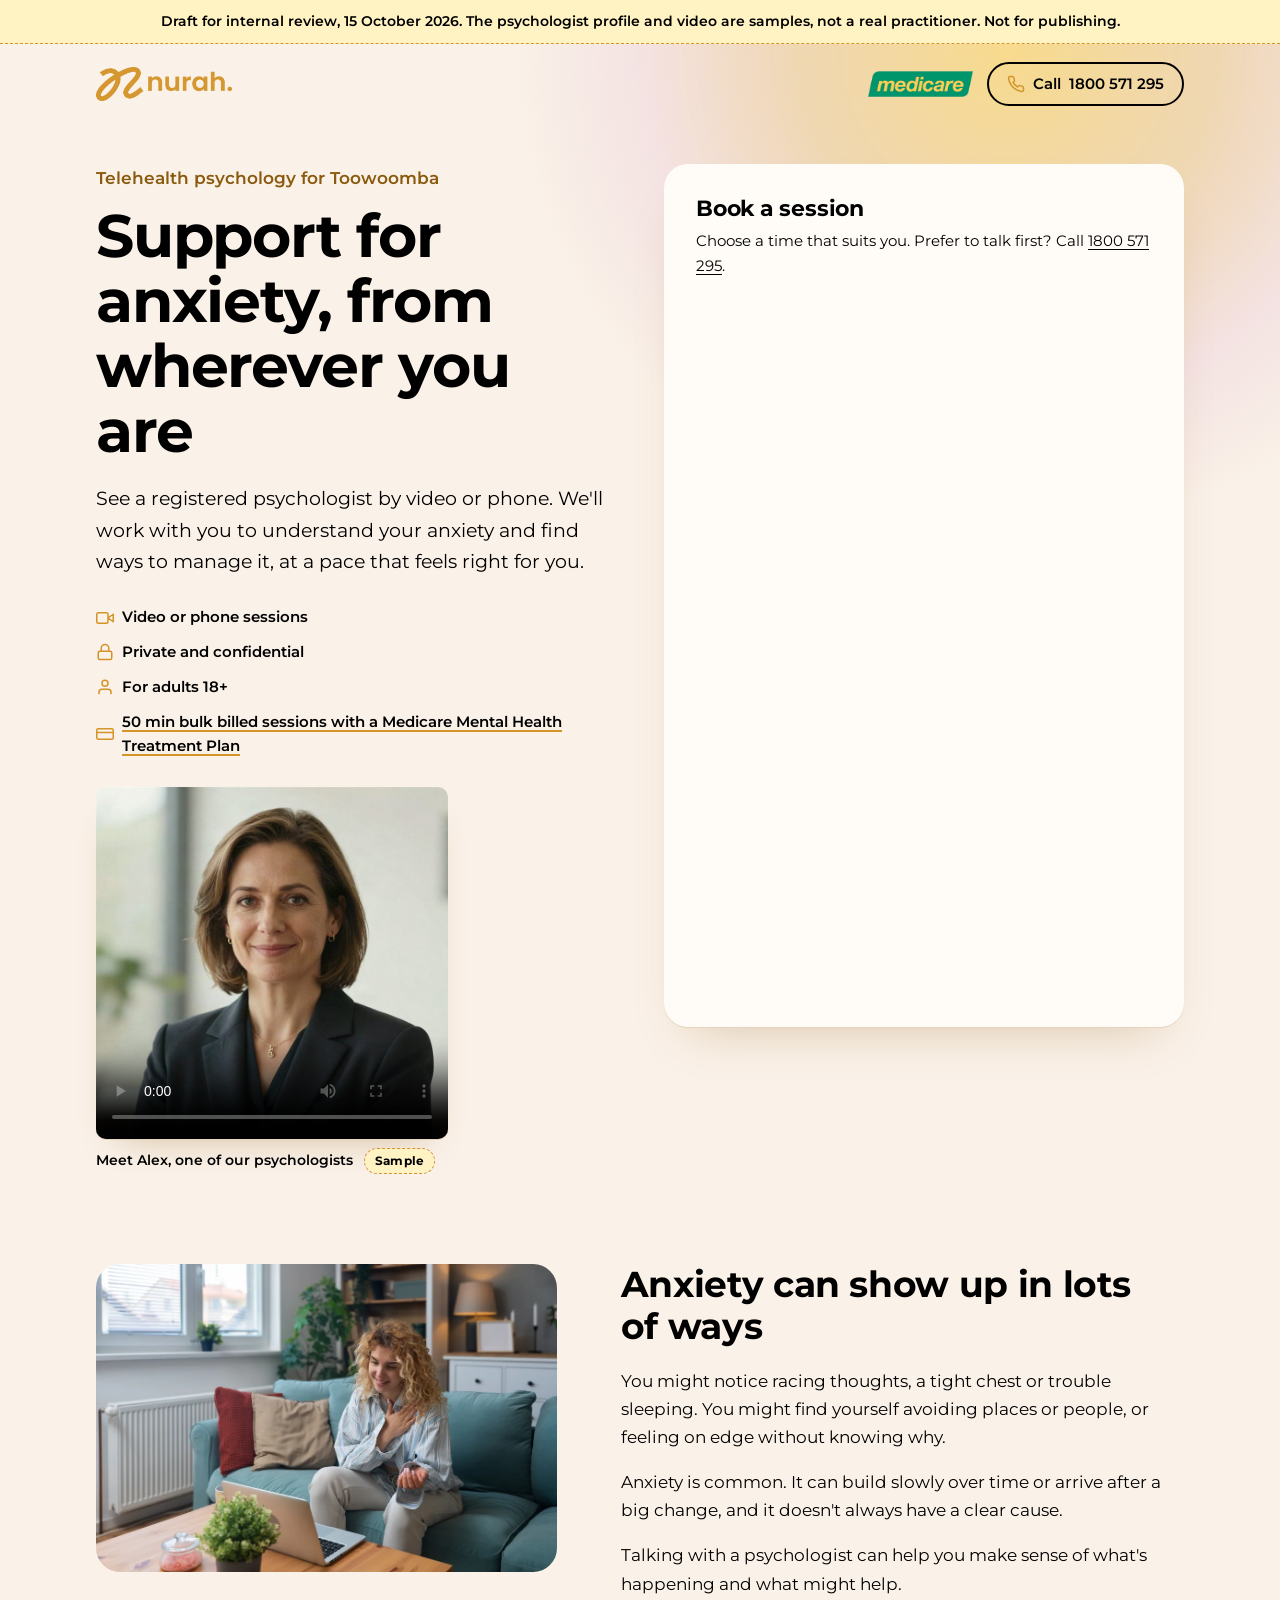
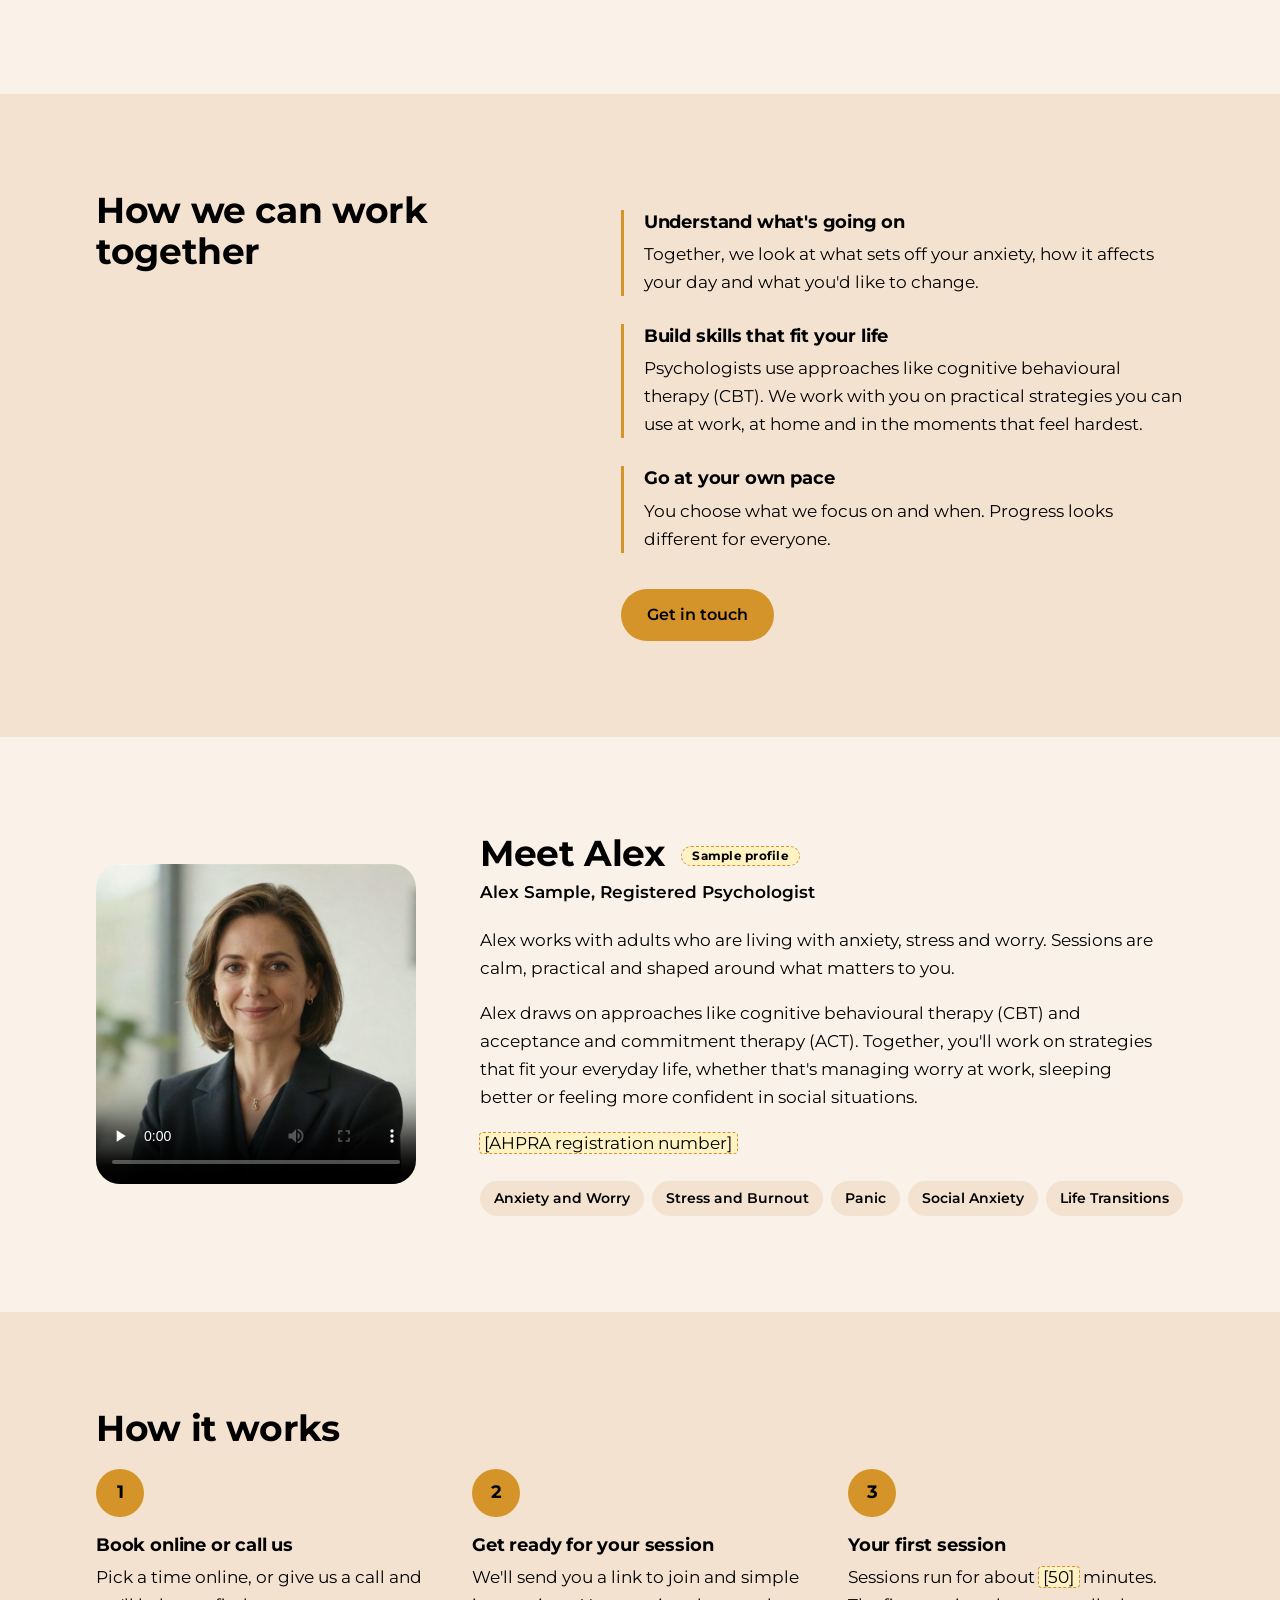
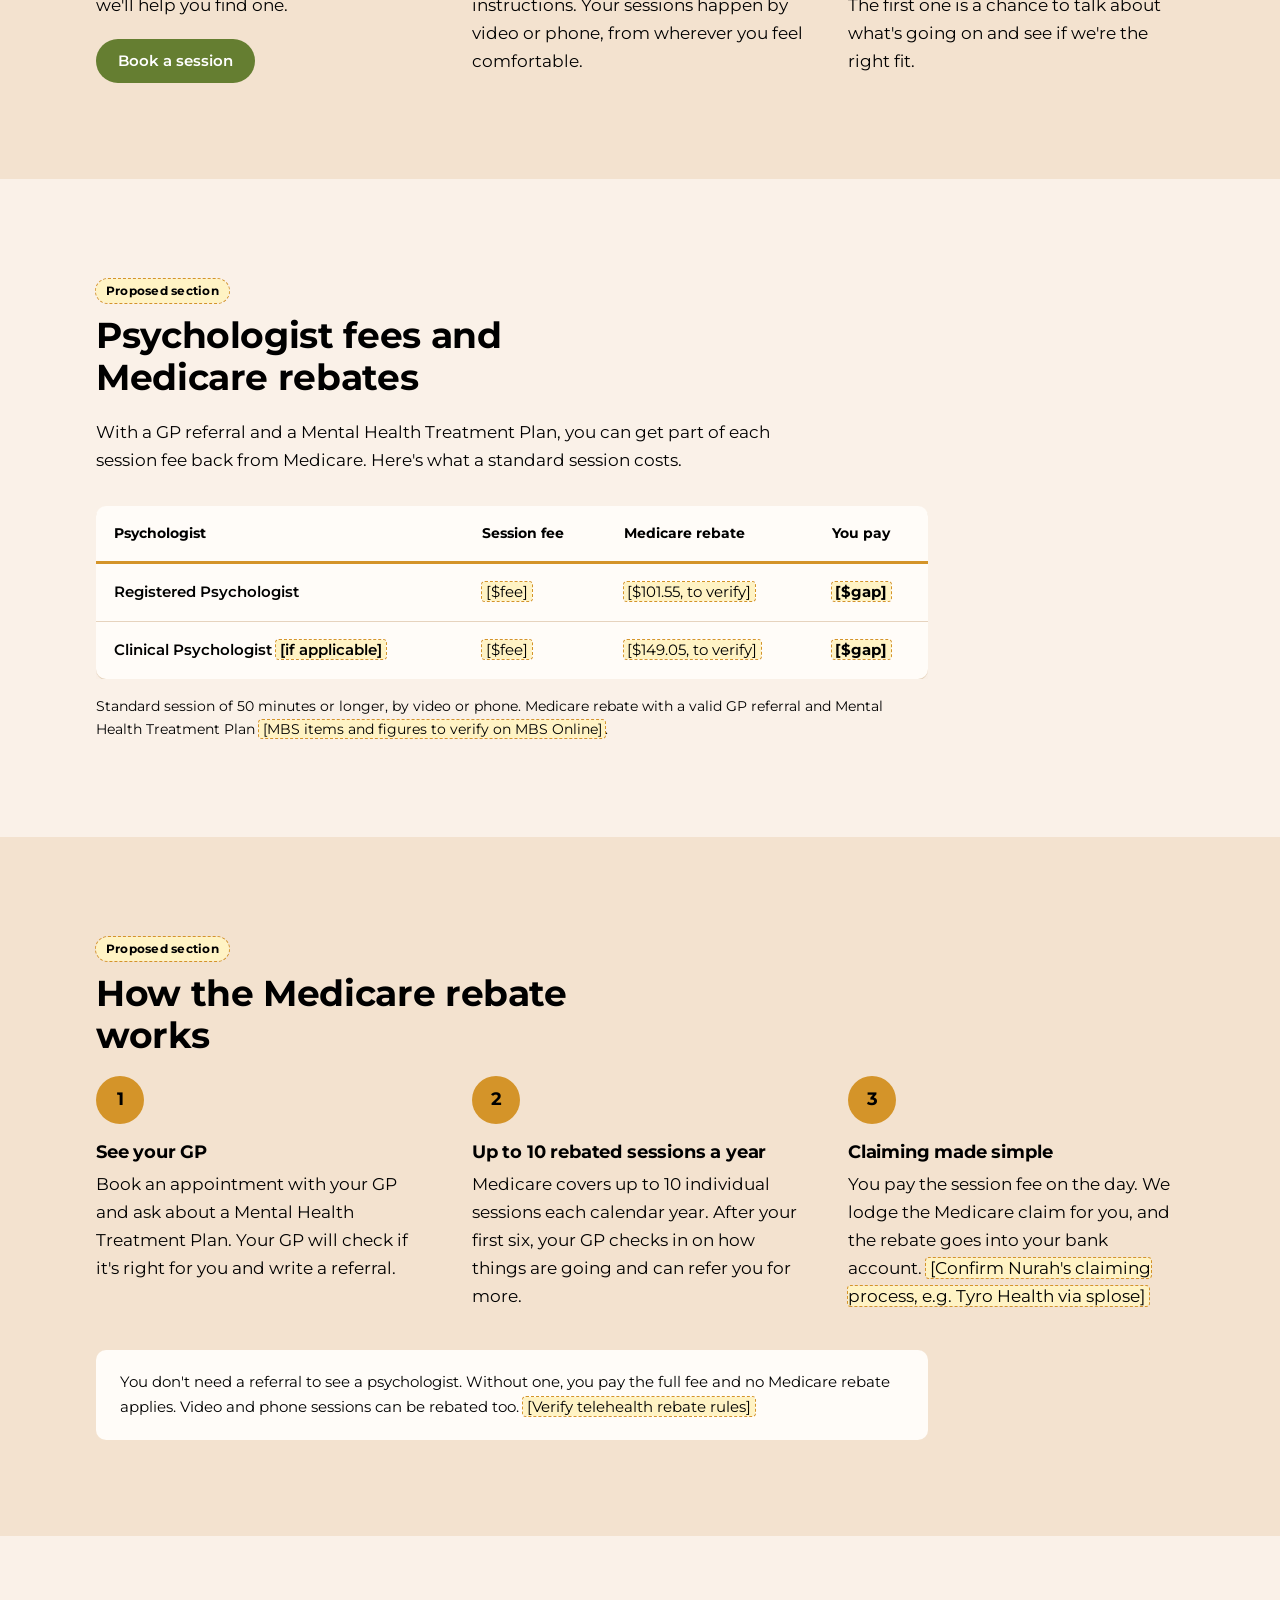
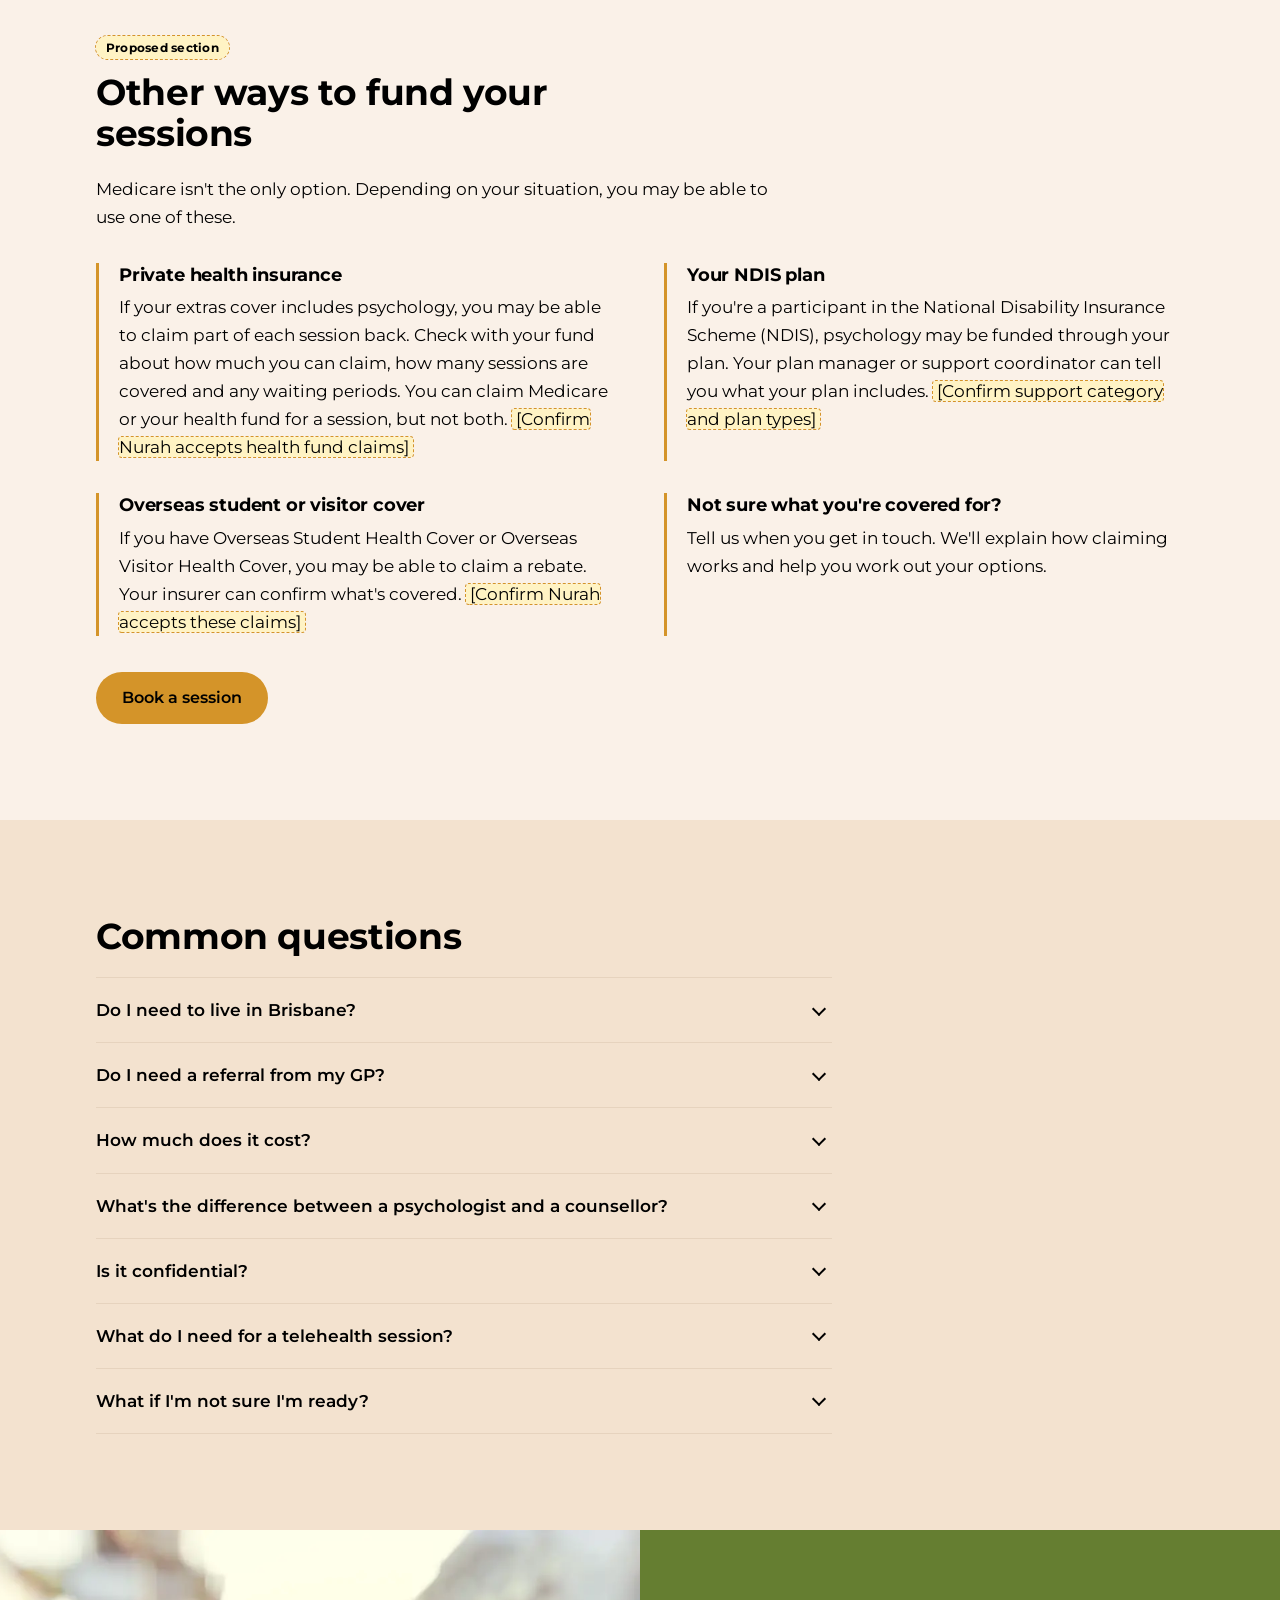
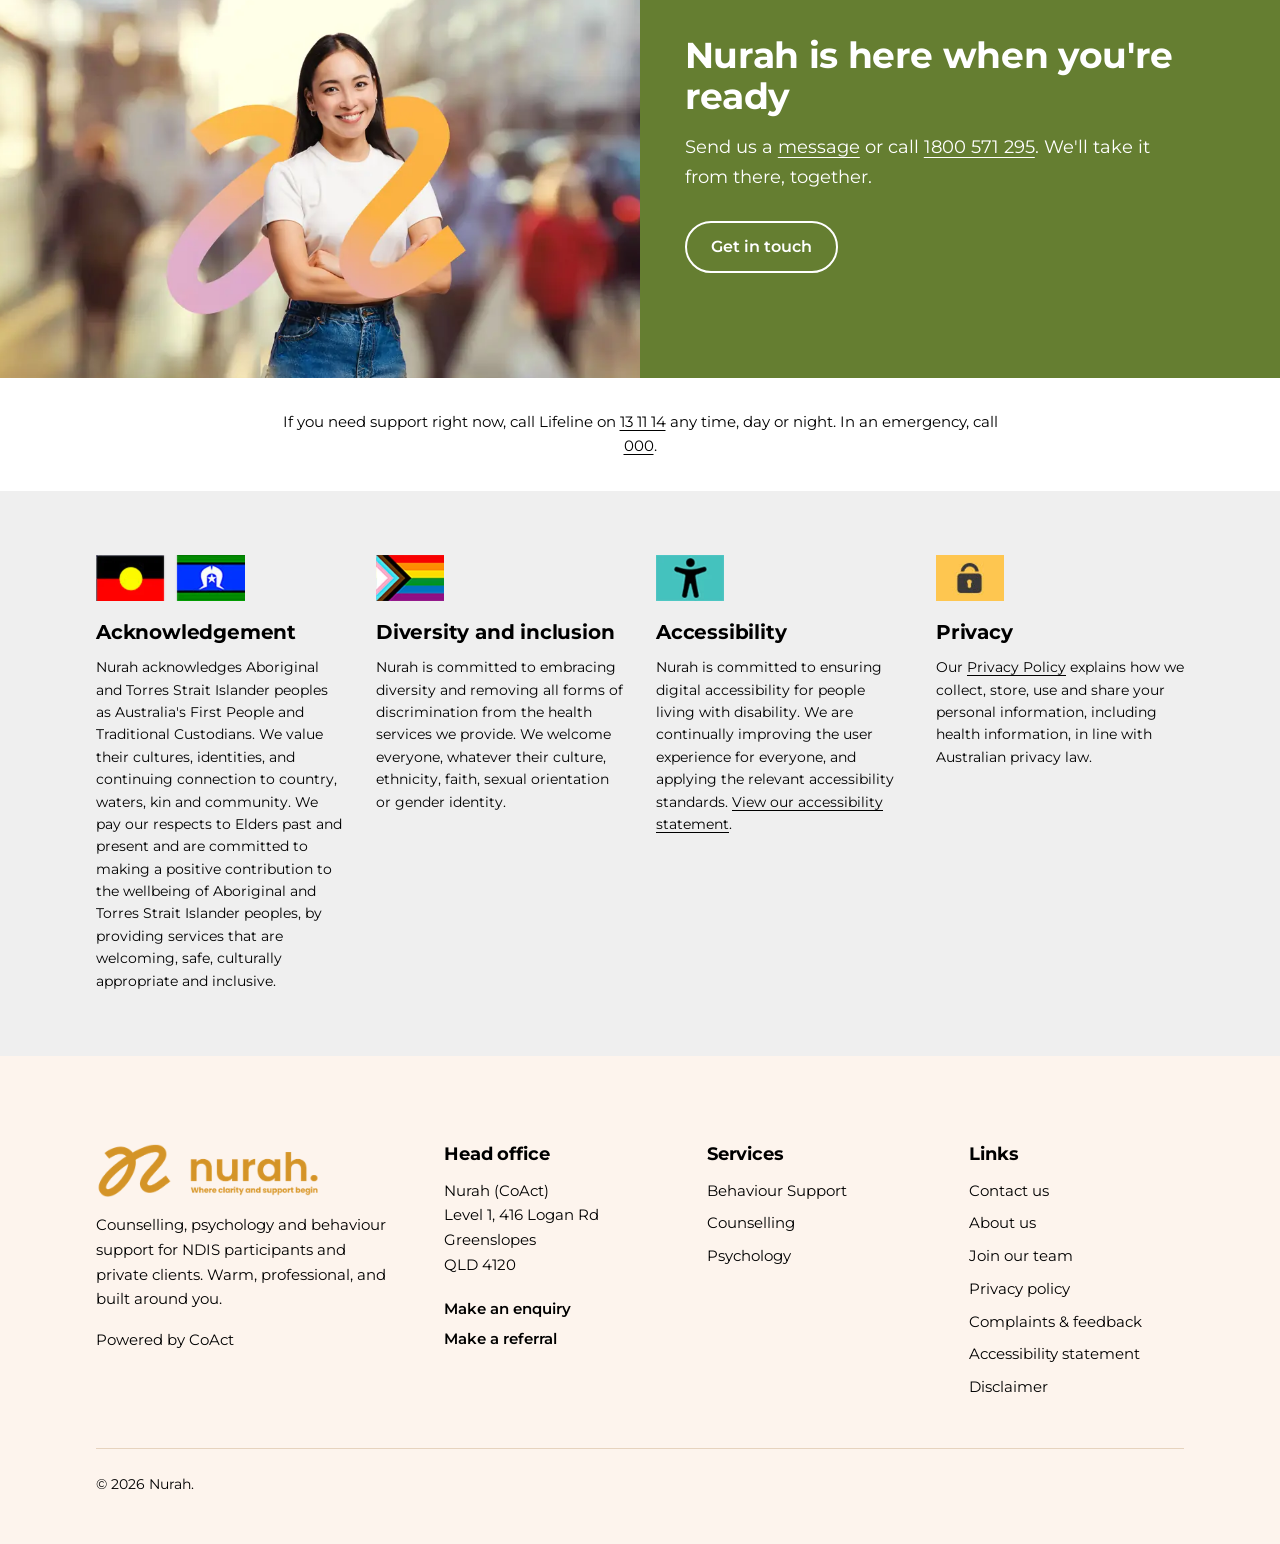
<file: docs/psychology-toowoomba-draft/index.html>
<!doctype html>
<html lang="en-AU">
<head>
  <meta charset="utf-8">
  <meta name="viewport" content="width=device-width, initial-scale=1">
  <!-- DRAFT for internal review (15 October 2026). Sample psychologist profile and video: not a real practitioner.
       Must not go live as is: a made-up practitioner on a live page would breach AHPRA's misleading advertising rule (s133).
       Before going live: swap in a real psychologist, add back GTM-W38Q5FCM and the HubSpot form, and confirm every .todo item. -->
  <title>Telehealth Psychology for Anxiety | Nurah</title>
  <meta name="description" content="See a registered psychologist about anxiety by video or phone, from Toowoomba or anywhere in Queensland. Private and confidential. Call 1800 571 295.">
  <!-- Ads-only landing page: kept out of search results so it doesn't compete with nurah.org.au pages. -->
  <meta name="robots" content="noindex, nofollow">
  <!-- TODO: confirm the subdomain before going live -->
  <link rel="canonical" href="https://psychology.go.nurah.org.au/">
  <meta name="theme-color" content="#FAF1E8">

  <link rel="icon" href="favicon.ico" sizes="48x48">
  <link rel="icon" href="images/favicon-32.png" type="image/png" sizes="32x32">
  <link rel="icon" href="images/icon-192.png" type="image/png" sizes="192x192">
  <link rel="apple-touch-icon" href="images/apple-touch-icon.png">

  <!-- Google Tag Manager deliberately removed from this draft so review views don't count in GA4 or Google Ads. -->

  <link rel="preload" href="fonts/montserrat-latin.woff2" as="font" type="font/woff2" crossorigin>
  <style>
@font-face {
  font-family: "Montserrat";
  font-style: normal;
  font-weight: 100 900;
  font-display: swap;
  src: url("fonts/montserrat-latin.woff2") format("woff2");
  unicode-range: U+0000-00FF, U+0131, U+0152-0153, U+02BB-02BC, U+02C6, U+02DA, U+02DC, U+0304, U+0308, U+0329, U+2000-206F, U+20AC, U+2122, U+2191, U+2193, U+2212, U+2215, U+FEFF, U+FFFD;
}

/* Nurah landing page styles (template v1) */

:root {
  --cream: #FAF1E8;      /* Warm Cream: page background */
  --cream-deep: #F3E2CF; /* cream tinted toward amber: alternate bands */
  --paper: #FFFCF8;      /* form and card surfaces */
  --amber: #D49429;      /* Deep Amber: primary brand signal */
  --amber-ink: #8A5A0E;  /* darkened amber for small text on cream (AA contrast) */
  --yellow: #F5C843;     /* Sunlight Yellow: hero glow only */
  --pink: #DBA3CA;       /* Muted Pink: hero glow only */
  --ink: #000000;        /* all body text is black */
  --ink-soft: #000000;
  --line: #E6D3BE;
  --green: #657E31;      /* nurah.org.au enquiry-block green (not in brand palette) */

  --font: "Montserrat", system-ui, -apple-system, "Segoe UI", sans-serif;
  --wrap: 72rem;
  --gutter: clamp(1rem, 4vw, 2rem);
  --radius-lg: 1.5rem;
  --radius-sm: 0.625rem;
}

*, *::before, *::after { box-sizing: border-box; }

html { scroll-behavior: smooth; -webkit-text-size-adjust: 100%; }

body {
  margin: 0;
  position: relative;
  overflow-x: clip; /* contains the hero glow without creating a scroll box */
  background: var(--cream);
  color: var(--ink);
  font-family: var(--font);
  font-size: 1.0625rem;
  line-height: 1.65;
  -webkit-font-smoothing: antialiased;
}

img { max-width: 100%; height: auto; display: block; }

a { color: var(--ink); text-underline-offset: 0.2em; }

:focus-visible { outline: 3px solid var(--ink); outline-offset: 3px; border-radius: 4px; }

.skip {
  position: absolute; left: -999px; top: 0;
  background: var(--ink); color: var(--cream); padding: 0.75rem 1rem; z-index: 100;
}
.skip:focus { left: 1rem; top: 1rem; }

.wrap { width: 100%; max-width: var(--wrap); margin: 0 auto; padding: 0 var(--gutter); }

h1, h2, h3 { margin: 0; line-height: 1.15; font-weight: 700; letter-spacing: -0.01em; }
h2 { font-size: clamp(1.625rem, 3.2vw, 2.25rem); max-width: 22ch; }
h3 { font-size: 1.125rem; line-height: 1.35; }
p { margin: 0; }
.prose { max-width: 62ch; }
.prose > * + * { margin-top: 1em; }

/* Placeholder marker: anything still to confirm before going live */
.todo {
  background: #FFF3C4;
  outline: 1px dashed var(--amber);
  color: var(--ink);
  padding: 0 0.25em;
  border-radius: 3px;
}

/* ---------- Header ---------- */
.site-header { padding: 1.125rem 0; position: relative; z-index: 2; }
.site-header .wrap { display: flex; align-items: center; justify-content: space-between; gap: 1rem; }
.logo img { width: 8.5rem; }
.header-call {
  font-weight: 600; font-size: 0.9375rem; color: var(--ink); text-decoration: none;
  display: inline-flex; align-items: center; gap: 0.5rem; min-height: 44px;
  padding: 0.375rem 1.125rem; border: 2px solid var(--ink); border-radius: 999px;
  transition: background-color .2s;
}
.header-call:hover { background: rgba(0, 0, 0, 0.06); }
.header-call svg { width: 1.125rem; height: 1.125rem; color: var(--amber); }
.header-call span { display: none; }
@media (min-width: 40em) { .header-call span { display: inline; } }

/* ---------- Buttons ---------- */
.btn {
  display: inline-flex; align-items: center; justify-content: center; gap: 0.5rem;
  min-height: 3.25rem; padding: 0.75rem 1.5rem;
  border-radius: 999px; border: 2px solid transparent;
  font: 600 1rem/1.2 var(--font); text-decoration: none; cursor: pointer;
  transition: background-color .2s, border-color .2s;
}
.btn svg { width: 1.125rem; height: 1.125rem; }
.btn-primary { background: var(--amber); color: var(--ink); }
.btn-primary:hover { background: #C4851C; }
.btn-quiet { background: transparent; color: var(--ink); border-color: var(--ink); }
.btn-quiet:hover { background: rgba(0, 0, 0, 0.06); }
.btn-green { background: var(--green); color: #FFFFFF; }
.btn-green:hover { background: #536928; }
.btn-light { background: transparent; color: #FFFFFF; border-color: #FFFFFF; }
.btn-light:hover { background: #FFFFFF; color: var(--green); }

/* ---------- Hero ---------- */
.hero { position: relative; padding: 1.5rem 0 3.5rem; }

/* The signature: soft light rising behind the headline. Nurah means light. */
.hero-light {
  position: absolute; z-index: 0; pointer-events: none;
  width: min(62rem, 150vw); aspect-ratio: 1;
  right: -45vw; top: max(-31rem, -75vw);
  border-radius: 50%;
  background:
    radial-gradient(circle at 50% 50%,
      rgba(245, 200, 67, 0.55) 0%,
      rgba(212, 148, 41, 0.28) 30%,
      rgba(219, 163, 202, 0.18) 52%,
      rgba(250, 241, 232, 0) 70%);
  animation: dawn 2.4s ease-out both;
}
@keyframes dawn {
  from { opacity: 0; transform: translateY(8%) scale(0.92); }
  to   { opacity: 1; transform: none; }
}

.hero .wrap { position: relative; z-index: 1; display: grid; gap: 2.5rem; align-items: start; }

.hero h1 {
  font-size: clamp(2.25rem, 6vw, 3.75rem);
  line-height: 1.08;
  letter-spacing: -0.02em;
  max-width: 14ch;
}
.hero-lede { margin-top: 1.25rem; max-width: 44ch; font-size: 1.1875rem; color: var(--ink); }
.hero-actions { margin-top: 2rem; display: flex; flex-wrap: wrap; gap: 0.75rem; }

.assurances {
  list-style: none; padding: 0; margin: 1.75rem 0 0;
  display: flex; flex-direction: column; gap: 0.625rem;
  font-size: 0.9375rem; font-weight: 600; color: var(--ink-soft);
}
.assurances li { display: flex; align-items: center; gap: 0.5rem; }
.assurances svg { width: 1.125rem; height: 1.125rem; color: var(--amber); flex: none; }

@media (min-width: 60em) {
  .hero { padding: 2.5rem 0 2.5rem; }
  .hero .wrap { grid-template-columns: 1fr 1fr; gap: 3rem; }
  .hero-light { right: -14rem; top: -28rem; }
}

/* ---------- Form panel (iframe slot) ---------- */
.form-panel {
  background: var(--paper);
  border-radius: var(--radius-lg);
  padding: clamp(1.5rem, 3vw, 2rem);
  box-shadow: 0 1px 0 var(--line), 0 24px 48px -28px rgba(138, 90, 14, 0.35);
}
.form-panel h2 { font-size: 1.375rem; }
.form-panel > p { margin-top: 0.5rem; color: var(--ink-soft); font-size: 0.9375rem; }
/* HubSpot form embed. min-height reserves space so the page doesn't jump while the form loads */
/* Negative side margin cancels the padding HubSpot adds inside the form, so fields use the full panel width */
.form-slot { margin: 0.75rem -1rem 0; min-height: 44rem; }
@media (min-width: 60em) { .form-slot { min-height: 36rem; } }
.form-slot iframe { width: 100%; border: 0; }

/* The single form: every "Get in touch" button jumps here */
.form-panel { scroll-margin-top: 1rem; }

/* ---------- Sections ---------- */
.band { padding: clamp(3.5rem, 8vw, 6rem) 0; }
.band-deep { background: var(--cream-deep); }
.hero + .band { padding-top: clamp(2rem, 4vw, 3.5rem); }
.band h2 + * { margin-top: 1.25rem; }

.split { display: grid; gap: 2rem; }
.section-cta { margin-top: 2.25rem; }

/* Image slot with rounded corners (swap the placeholder for an <img>) */
.media-slot {
  aspect-ratio: 3 / 2; width: 100%;
  border-radius: var(--radius-lg); overflow: hidden;
  background: linear-gradient(160deg, var(--cream-deep), #EBC9A0);
  display: grid; place-content: center; text-align: center;
  color: var(--ink-soft); font-size: 0.875rem; padding: 1rem;
}
.media-slot:has(img) { padding: 0; background: none; }
.media-slot img { width: 100%; height: 100%; object-fit: cover; }
@media (min-width: 60em) { .media-slot + div { align-self: center; } }
@media (min-width: 60em) { .split { grid-template-columns: 0.9fr 1.1fr; gap: 4rem; } }

/* How we can work together: a quiet list with an amber rule, not cards */
.ways { list-style: none; padding: 0; margin: 0; display: grid; gap: 1.75rem; }
.ways li { border-left: 3px solid var(--amber); padding-left: 1.25rem; }
.ways p { margin-top: 0.375rem; color: var(--ink-soft); max-width: 52ch; }

/* ---------- Practitioner ---------- */
.practitioner { display: grid; gap: 2rem; align-items: center; }
.portrait {
  aspect-ratio: 4 / 5; width: 100%; max-width: 20rem;
  border-radius: var(--radius-lg);
  overflow: hidden;
  background: var(--cream-deep);
}
.portrait img { width: 100%; height: 100%; object-fit: cover; object-position: 50% 20%; }
.practitioner .role { margin-top: 0.25rem; color: var(--ink); font-weight: 600; }
.practitioner .prose { margin-top: 1.25rem; }
.focus-list { list-style: none; padding: 0; margin: 1.5rem 0 0; display: flex; flex-wrap: wrap; gap: 0.5rem; }
.focus-list li {
  background: var(--cream-deep); border-radius: 999px;
  padding: 0.375rem 0.875rem; font-size: 0.875rem; font-weight: 600;
}
@media (min-width: 48em) { .practitioner { grid-template-columns: 20rem 1fr; gap: 4rem; } }

/* Two practitioners side by side: one card each, stacked on mobile */
.practitioner-pair { display: grid; gap: 3rem; margin-top: 2.5rem; }
.practitioner-card .portrait { max-width: 16rem; }
.practitioner-card h3 { margin-top: 1.5rem; font-size: 1.375rem; }
.practitioner-card .role { margin-top: 0.25rem; font-weight: 600; }
.practitioner-card .prose { margin-top: 1rem; }
.practitioner-card .focus-list { margin-top: 1.25rem; }
/* No photo yet: a soft placeholder the same shape as a portrait */
.portrait-empty { display: grid; place-content: center; text-align: center; padding: 1rem; font-size: 0.875rem; }
@media (min-width: 48em) { .practitioner-pair { grid-template-columns: 1fr 1fr; gap: 4rem; } }

/* ---------- Steps (a real sequence, so numbered) ---------- */
.steps { list-style: none; padding: 0; margin: 2.5rem 0 0; display: grid; gap: 2rem; counter-reset: step; }
.steps li { counter-increment: step; display: grid; grid-template-columns: 3rem 1fr; gap: 1rem; align-items: start; align-content: start; }
.steps li::before {
  content: counter(step);
  width: 3rem; height: 3rem; border-radius: 50%;
  background: var(--amber); color: var(--ink);
  display: grid; place-content: center; font-weight: 700; font-size: 1.125rem;
}
.steps p { margin-top: 0.375rem; color: var(--ink-soft); }
.step-cta { margin-top: 1.25rem; min-height: 2.75rem; padding: 0.5rem 1.25rem; font-size: 0.9375rem; }
@media (min-width: 48em) {
  .steps { grid-template-columns: repeat(3, 1fr); gap: 2.5rem; }
  .steps li { grid-template-columns: 1fr; }
}

/* ---------- Fees (switch on by removing the hidden attribute) ---------- */
.fees { margin-top: 2rem; background: var(--paper); border-radius: var(--radius-sm); padding: 1.5rem; max-width: 34rem; }

/* ---------- FAQ ---------- */
.faq { margin-top: 2rem; max-width: 46rem; border-top: 1px solid var(--line); }
.faq details { border-bottom: 1px solid var(--line); }
.faq summary {
  list-style: none; cursor: pointer; min-height: 44px;
  padding: 1.125rem 2.5rem 1.125rem 0; position: relative;
  font-weight: 600; font-size: 1.0625rem;
}
.faq summary::-webkit-details-marker { display: none; }
.faq summary::after {
  content: ""; position: absolute; right: 0.5rem; top: 50%;
  width: 0.625rem; height: 0.625rem; margin-top: -0.4rem;
  border-right: 2px solid var(--ink); border-bottom: 2px solid var(--ink);
  transform: rotate(45deg); transition: transform .2s;
}
.faq details[open] summary::after { transform: rotate(-135deg); margin-top: -0.1rem; }
.faq details p { padding: 0 0 1.25rem; color: var(--ink-soft); max-width: 60ch; }

/* ---------- Enquire: image + green panel, full width ---------- */
.enquire { display: grid; background: var(--green); color: #FFFFFF; }
.enquire-media { min-height: 16rem; }
.enquire-media img { width: 100%; height: 100%; object-fit: cover; object-position: 50% 30%; }
.enquire-body { padding: clamp(3rem, 7vw, 6rem) var(--gutter); align-self: center; }
.enquire h2 { color: #FFFFFF; }
.enquire p { margin-top: 1rem; max-width: 40ch; font-size: 1.125rem; }
.enquire a:not(.btn) { color: #FFFFFF; }
.enquire .btn { margin-top: 1.75rem; }
.enquire :focus-visible { outline-color: #FFFFFF; }
@media (min-width: 60em) {
  .enquire { grid-template-columns: 1fr 1fr; }
  .enquire-media { min-height: 28rem; }
  .enquire-body { padding-left: 7%; padding-right: 7%; }
}

/* ---------- Support note: full-width white row, centred ---------- */
.support-band { background: #FFFFFF; padding: 2rem 0; text-align: center; }
.support-note { margin: 0 auto; max-width: 46rem; font-size: 0.9375rem; }

/* ---------- Commitments band (replicates nurah.org.au) ---------- */
.commitments { background: #EFEFEF; padding: clamp(3rem, 5vw, 4.5rem) 0; font-size: 0.875rem; line-height: 1.6; }
.commitments-grid { display: grid; gap: 2.5rem; }
.commitments img { height: 46px; width: auto; }
.commitments h2 { font-size: 1.25rem; margin: 1.25rem 0 0.75rem; max-width: none; }
.commitments a, .site-footer a { color: var(--ink); }
@media (min-width: 40em) { .commitments-grid { grid-template-columns: 1fr 1fr; } }
@media (min-width: 64em) { .commitments-grid { grid-template-columns: repeat(4, 1fr); gap: 2rem; } }

/* ---------- Site footer (replicates nurah.org.au) ---------- */
.site-footer { background: #FDF4ED; padding: clamp(3.5rem, 7vw, 5.5rem) 0 7rem; font-size: 0.9375rem; }
.footer-grid { display: grid; gap: 2.5rem; }
.footer-brand img { width: 14rem; }
.footer-brand p { margin-top: 1rem; max-width: 34ch; }
.site-footer h2 { font-size: 1.125rem; margin-bottom: 0.875rem; max-width: none; }
.site-footer ul { list-style: none; padding: 0; margin: 0; display: grid; gap: 0.5rem; }
.site-footer a { text-decoration: none; }
.site-footer a:hover { text-decoration: underline; }
.footer-actions { margin-top: 1rem; font-weight: 600; line-height: 2; }
.copyright { margin-top: 3rem; padding-top: 1.5rem; border-top: 1px solid var(--line); color: var(--ink-soft); font-size: 0.875rem; }
@media (min-width: 40em) { .footer-grid { grid-template-columns: 1fr 1fr; } }
@media (min-width: 64em) {
  .footer-grid { grid-template-columns: 1.4fr 1fr 1fr 1fr; gap: 3rem; }
  .site-footer { padding-bottom: 3rem; }
}

/* ---------- Mobile action bar ---------- */
.action-bar {
  position: fixed; left: 0; right: 0; bottom: 0; z-index: 50;
  display: grid; grid-template-columns: 1fr 1fr; gap: 0.5rem;
  padding: 0.625rem var(--gutter) calc(0.625rem + env(safe-area-inset-bottom));
  background: rgba(250, 241, 232, 0.96);
  border-top: 1px solid var(--line);
}
.action-bar .btn { min-height: 3rem; padding: 0.5rem 1rem; }
@media (min-width: 60em) { .action-bar { display: none; } }

@media (prefers-reduced-motion: reduce) {
  html { scroll-behavior: auto; }
  .hero-light { animation: none; }
  .btn, .faq summary::after { transition: none; }
}

.loc-line { margin: 0 0 0.75rem; font-weight: 600; color: var(--amber-ink); }

/* ---------- Draft-only additions ---------- */
.draft-bar {
  background: #FFF3C4; border-bottom: 1px dashed var(--amber);
  padding: 0.625rem var(--gutter); text-align: center;
  font-size: 0.875rem; font-weight: 600; position: relative; z-index: 3;
}
.sample-tag {
  display: inline-block; margin-left: 0.5rem; vertical-align: middle;
  background: #FFF3C4; outline: 1px dashed var(--amber); border-radius: 999px;
  padding: 0.125rem 0.625rem; font-size: 0.75rem; font-weight: 700; letter-spacing: 0.02em;
}

/* Intro video under the three hero points */
.intro-video { margin: 1.75rem 0 0; max-width: 34rem; }
.intro-video video,
.video-slot {
  width: 100%; aspect-ratio: 16 / 9; display: block;
  border-radius: var(--radius-sm); background: #1A1A1A;
  box-shadow: 0 1px 0 var(--line), 0 18px 36px -24px rgba(138, 90, 14, 0.45);
}
.video-slot {
  background: linear-gradient(160deg, var(--cream-deep), #EBC9A0);
  display: grid; place-content: center; justify-items: center; gap: 0.5rem;
  text-align: center; padding: 1rem; font-size: 0.875rem;
}
.video-slot svg { width: 2.5rem; height: 2.5rem; color: var(--amber-ink); }
/* The supplied video is square (960x960), so the frame is square too: nothing gets cropped */
.intro-video { max-width: 22rem; }
.intro-video video { aspect-ratio: 1 / 1; object-fit: cover; }
.intro-video figcaption { margin-top: 0.625rem; font-size: 0.875rem; font-weight: 600; }

/* Medicare badge left of the header phone button, about 60% of the button's height */
.header-right { display: flex; align-items: center; gap: 0.875rem; }
.medicare-badge { height: 1.625rem; width: auto; }
@media (max-width: 29.99em) { .medicare-badge { display: none; } } /* no room beside the button on small phones */

/* Meet Alex: square video in place of the portrait photo (the video is 960x960) */
.portrait-video { aspect-ratio: 1 / 1; background: #1A1A1A; }
.portrait-video video { width: 100%; height: 100%; display: block; object-fit: cover; }

/* Fourth hero point: anchor link down to the fees section */
.assurance-link { color: var(--ink); text-decoration: underline; text-decoration-color: var(--amber); text-decoration-thickness: 2px; }
.assurance-link:hover { text-decoration-color: var(--ink); }
#fees { scroll-margin-top: 1rem; }

/* Proposed fees, Medicare and funding sections */
.proposed { margin-bottom: 0.75rem; }
.proposed .sample-tag { margin-left: 0; }
.visually-hidden { position: absolute; width: 1px; height: 1px; overflow: hidden; clip: rect(0 0 0 0); white-space: nowrap; }
.fee-table-wrap { margin-top: 2rem; overflow-x: auto; max-width: 52rem; }
.fee-table {
  width: 100%; border-collapse: collapse; background: var(--paper);
  border-radius: var(--radius-sm); overflow: hidden; font-size: 0.9375rem;
  box-shadow: 0 1px 0 var(--line), 0 18px 36px -28px rgba(138, 90, 14, 0.35);
}
.fee-table th, .fee-table td { padding: 1rem 1.125rem; text-align: left; vertical-align: top; }
.fee-table thead th { border-bottom: 3px solid var(--amber); font-size: 0.875rem; }
.fee-table tbody tr + tr { border-top: 1px solid var(--line); }
.fee-table tbody th { font-weight: 600; }
.fee-table .you-pay { font-weight: 700; }
.fine-print { margin-top: 1rem; max-width: 52rem; font-size: 0.875rem; }
.medicare-note { margin-top: 2.5rem; max-width: 52rem; padding: 1.25rem 1.5rem; background: var(--paper); border-radius: var(--radius-sm); font-size: 0.9375rem; }
.fund-grid { margin-top: 2rem; }
@media (min-width: 48em) { .fund-grid { grid-template-columns: 1fr 1fr; gap: 2rem 3rem; } }

/* Splose booking embed */
.booking-slot { margin-top: 1rem; min-height: 700px; }
.booking-slot iframe { width: 100%; border: 0; }
  </style>
</head>
<body>
  <svg width="0" height="0" style="position:absolute" aria-hidden="true">
    <symbol id="i-phone" viewBox="0 0 24 24"><path fill="none" stroke="currentColor" stroke-width="2" stroke-linecap="round" stroke-linejoin="round" d="M22 16.9v3a2 2 0 0 1-2.2 2 19.8 19.8 0 0 1-8.6-3.1 19.5 19.5 0 0 1-6-6A19.8 19.8 0 0 1 2.1 4.2 2 2 0 0 1 4.1 2h3a2 2 0 0 1 2 1.7c.1 1 .4 1.9.7 2.8a2 2 0 0 1-.5 2.1L8 9.9a16 16 0 0 0 6 6l1.3-1.3a2 2 0 0 1 2.1-.4c.9.3 1.8.6 2.8.7a2 2 0 0 1 1.7 2z"/></symbol>
    <symbol id="i-video" viewBox="0 0 24 24"><path fill="none" stroke="currentColor" stroke-width="2" stroke-linecap="round" stroke-linejoin="round" d="m23 7-7 5 7 5V7zM3 5h11a2 2 0 0 1 2 2v10a2 2 0 0 1-2 2H3a2 2 0 0 1-2-2V7a2 2 0 0 1 2-2z"/></symbol>
    <symbol id="i-lock" viewBox="0 0 24 24"><path fill="none" stroke="currentColor" stroke-width="2" stroke-linecap="round" stroke-linejoin="round" d="M5 11h14a2 2 0 0 1 2 2v7a2 2 0 0 1-2 2H5a2 2 0 0 1-2-2v-7a2 2 0 0 1 2-2zm2 0V7a5 5 0 0 1 10 0v4"/></symbol>
    <symbol id="i-person" viewBox="0 0 24 24"><path fill="none" stroke="currentColor" stroke-width="2" stroke-linecap="round" stroke-linejoin="round" d="M20 21v-2a4 4 0 0 0-4-4H8a4 4 0 0 0-4 4v2M12 11a4 4 0 1 0 0-8 4 4 0 0 0 0 8z"/></symbol>
    <symbol id="i-card" viewBox="0 0 24 24"><path fill="none" stroke="currentColor" stroke-width="2" stroke-linecap="round" stroke-linejoin="round" d="M3 5h18a2 2 0 0 1 2 2v10a2 2 0 0 1-2 2H3a2 2 0 0 1-2-2V7a2 2 0 0 1 2-2zM1 10h22"/></symbol>
    <symbol id="i-play" viewBox="0 0 24 24"><path fill="none" stroke="currentColor" stroke-width="2" stroke-linecap="round" stroke-linejoin="round" d="M12 22a10 10 0 1 0 0-20 10 10 0 0 0 0 20zM10 8l6 4-6 4V8z"/></symbol>
  </svg>

  <a class="skip" href="#main">Skip to content</a>

  <div class="draft-bar" role="note">Draft for internal review, 15 October 2026. The psychologist profile and video are samples, not a real practitioner. Not for publishing.</div>

  <div class="hero-light" aria-hidden="true"></div>

  <header class="site-header">
    <div class="wrap">
      <span class="logo"><img src="images/nurah-logo.png" alt="Nurah" width="480" height="122"></span>
      <div class="header-right">
        <!-- Medicare logo: placeholder for the draft. Before going live, use the official file and check
             Services Australia's rules for displaying it. -->
        <img class="medicare-badge" src="images/medicare-logo.png" alt="Medicare" width="270" height="67">
        <a class="header-call call-link" href="tel:1800571295" data-loc="header">
          <svg aria-hidden="true"><use href="#i-phone"/></svg>
          <span>Call</span> 1800 571 295
        </a>
      </div>
    </div>
  </header>

  <main id="main">
    <section class="hero" aria-labelledby="hero-title">
      <div class="wrap">
        <div>
          <!-- Telehealth framing only. Never "Toowoomba psychologist" or "near me": Nurah has no clinic there (AHPRA s133). -->
          <p class="loc-line">Telehealth psychology for Toowoomba</p>
          <h1 id="hero-title">Support for anxiety, from wherever you are</h1>
          <p class="hero-lede">See a registered psychologist by video or phone. We'll work with you to understand your anxiety and find ways to manage it, at a pace that feels right for you.</p>
          <ul class="assurances">
            <li><svg aria-hidden="true"><use href="#i-video"/></svg>Video or phone sessions</li>
            <li><svg aria-hidden="true"><use href="#i-lock"/></svg>Private and confidential</li>
            <li><svg aria-hidden="true"><use href="#i-person"/></svg>For adults 18+</li>
            <!-- Placeholder claim: bulk billing is not yet decided. Links to the fees section below. -->
            <li><svg aria-hidden="true"><use href="#i-card"/></svg><a class="assurance-link" href="#fees" data-loc="hero-bulk-billing">50 min bulk billed sessions with a Medicare Mental Health Treatment Plan</a></li>
          </ul>

          <!-- Intro video from the psychologist. SAMPLE video (likely AI-generated): internal review only.
               Before going live: real psychologist's video, plus a captions file:
               <track kind="captions" src="video/psychologist-intro.vtt" srclang="en" label="English" default> -->
          <figure class="intro-video">
            <video controls preload="metadata" playsinline poster="images/psychologist.jpg" aria-label="Intro video from Alex, one of our psychologists">
              <source src="video/psychologist-intro.mp4" type="video/mp4">
            </video>
            <figcaption>Meet Alex, one of our psychologists <span class="sample-tag">Sample</span></figcaption>
          </figure>
        </div>

        <!-- Splose online booking (booking page 2786b785-414c-43cc-aa3b-30c9b0e06507). LIVE booking system:
             bookings made here are real. Every "Get in touch" button links to this panel. -->
        <aside class="form-panel" id="form" aria-labelledby="form-title">
          <h2 id="form-title">Book a session</h2>
          <p>Choose a time that suits you. Prefer to talk first? Call <a class="call-link" href="tel:1800571295" data-loc="form-panel">1800 571 295</a>.</p>
          <div class="booking-slot">
            <iframe id="splose-booking-2786b785-414c-43cc-aa3b-30c9b0e06507" src="https://nurah.splose.com/online-booking/2786b785-414c-43cc-aa3b-30c9b0e06507?embedVersion=v2" title="Online booking" name="onlineBookingEmbeded" scrolling="auto" width="100%" height="700" loading="lazy" frameBorder="0" style="display:block;transition:height 0.3s ease;"></iframe>
          </div>
        </aside>
      </div>
    </section>

    <section class="band" aria-labelledby="feels-title">
      <div class="wrap split">
        <div class="media-slot">
          <img src="images/counselling-telehealth.webp" alt="A woman sitting on her couch at home, smiling as she talks with someone on her laptop" width="1000" height="667" loading="lazy">
        </div>
        <div>
          <h2 id="feels-title">Anxiety can show up in lots of ways</h2>
          <div class="prose">
            <p>You might notice racing thoughts, a tight chest or trouble sleeping. You might find yourself avoiding places or people, or feeling on edge without knowing why.</p>
            <p>Anxiety is common. It can build slowly over time or arrive after a big change, and it doesn't always have a clear cause.</p>
            <p>Talking with a psychologist can help you make sense of what's happening and what might help.</p>
          </div>
        </div>
      </div>
    </section>

    <section class="band band-deep" aria-labelledby="ways-title">
      <div class="wrap split">
        <h2 id="ways-title">How we can work together</h2>
        <div>
          <ul class="ways">
            <li>
              <h3>Understand what's going on</h3>
              <p>Together, we look at what sets off your anxiety, how it affects your day and what you'd like to change.</p>
            </li>
            <li>
              <h3>Build skills that fit your life</h3>
              <p>Psychologists use approaches like cognitive behavioural therapy (CBT). We work with you on practical strategies you can use at work, at home and in the moments that feel hardest.</p>
            </li>
            <li>
              <h3>Go at your own pace</h3>
              <p>You choose what we focus on and when. Progress looks different for everyone.</p>
            </li>
          </ul>
          <a class="btn btn-primary section-cta" href="#form" data-loc="work-together">Get in touch</a>
        </div>
      </div>
    </section>

    <section class="band" aria-labelledby="psych-title">
      <div class="wrap practitioner">
        <!-- SAMPLE video (likely AI-generated): internal review only. Replace with the real psychologist before going live. -->
        <div class="portrait portrait-video">
          <video controls preload="none" playsinline poster="images/psychologist.jpg" aria-label="Video introduction from Alex Sample, psychologist at Nurah">
            <source src="video/psychologist-intro.mp4" type="video/mp4">
          </video>
        </div>
        <div>
          <h2 id="psych-title">Meet Alex <span class="sample-tag">Sample profile</span></h2>
          <p class="role">Alex Sample, Registered Psychologist</p>
          <div class="prose">
            <p>Alex works with adults who are living with anxiety, stress and worry. Sessions are calm, practical and shaped around what matters to you.</p>
            <p>Alex draws on approaches like cognitive behavioural therapy (CBT) and acceptance and commitment therapy (ACT). Together, you'll work on strategies that fit your everyday life, whether that's managing worry at work, sleeping better or feeling more confident in social situations.</p>
            <p><span class="todo">[AHPRA registration number]</span></p>
          </div>
          <ul class="focus-list" aria-label="How Alex can help">
            <li>Anxiety and Worry</li>
            <li>Stress and Burnout</li>
            <li>Panic</li>
            <li>Social Anxiety</li>
            <li>Life Transitions</li>
          </ul>
        </div>
      </div>
    </section>

    <section class="band band-deep" aria-labelledby="steps-title">
      <div class="wrap">
        <h2 id="steps-title">How it works</h2>
        <ol class="steps">
          <li>
            <div>
              <h3>Book online or call us</h3>
              <p>Pick a time online, or give us a call and we'll help you find one.</p>
              <a class="btn btn-green step-cta" href="#form" data-loc="how-it-works">Book a session</a>
            </div>
          </li>
          <li>
            <div>
              <h3>Get ready for your session</h3>
              <p>We'll send you a link to join and simple instructions. Your sessions happen by video or phone, from wherever you feel comfortable.</p>
            </div>
          </li>
          <li>
            <div>
              <h3>Your first session</h3>
              <p>Sessions run for about <span class="todo">[50]</span> minutes. The first one is a chance to talk about what's going on and see if we're the right fit.</p>
            </div>
          </li>
        </ol>
      </div>
    </section>

    <!-- PROPOSED SECTIONS (16 October 2026): fees, Medicare and other funding. Structure modelled on
         brisbanecitypsychologist.com.au/fees-and-rebates (first three blocks), rewritten in Nurah's voice.
         Nurah's fees are undecided, so every fee is a placeholder. Rebate figures and item numbers are taken from
         that competitor page (stated "as at 1 July 2026") and must be verified on MBS Online before use. -->
    <section class="band" id="fees" aria-labelledby="fees-title">
      <div class="wrap">
        <p class="proposed"><span class="sample-tag">Proposed section</span></p>
        <h2 id="fees-title">Psychologist fees and Medicare rebates</h2>
        <div class="prose">
          <p>With a GP referral and a Mental Health Treatment Plan, you can get part of each session fee back from Medicare. Here's what a standard session costs.</p>
        </div>

        <div class="fee-table-wrap">
          <table class="fee-table">
            <caption class="visually-hidden">Session fees and Medicare rebates</caption>
            <thead>
              <tr>
                <th scope="col">Psychologist</th>
                <th scope="col">Session fee</th>
                <th scope="col">Medicare rebate</th>
                <th scope="col">You pay</th>
              </tr>
            </thead>
            <tbody>
              <tr>
                <th scope="row">Registered Psychologist</th>
                <td><span class="todo">[$fee]</span></td>
                <td><span class="todo">[$101.55, to verify]</span></td>
                <td class="you-pay"><span class="todo">[$gap]</span></td>
              </tr>
              <tr>
                <th scope="row">Clinical Psychologist <span class="todo">[if applicable]</span></th>
                <td><span class="todo">[$fee]</span></td>
                <td><span class="todo">[$149.05, to verify]</span></td>
                <td class="you-pay"><span class="todo">[$gap]</span></td>
              </tr>
            </tbody>
          </table>
        </div>
        <p class="fine-print">Standard session of 50 minutes or longer, by video or phone. Medicare rebate with a valid GP referral and Mental Health Treatment Plan <span class="todo">[MBS items and figures to verify on MBS Online]</span>.</p>
      </div>
    </section>

    <section class="band band-deep" aria-labelledby="medicare-title">
      <div class="wrap">
        <p class="proposed"><span class="sample-tag">Proposed section</span></p>
        <h2 id="medicare-title">How the Medicare rebate works</h2>
        <ol class="steps">
          <li>
            <div>
              <h3>See your GP</h3>
              <p>Book an appointment with your GP and ask about a Mental Health Treatment Plan. Your GP will check if it's right for you and write a referral.</p>
            </div>
          </li>
          <li>
            <div>
              <h3>Up to 10 rebated sessions a year</h3>
              <p>Medicare covers up to 10 individual sessions each calendar year. After your first six, your GP checks in on how things are going and can refer you for more.</p>
            </div>
          </li>
          <li>
            <div>
              <h3>Claiming made simple</h3>
              <p>You pay the session fee on the day. We lodge the Medicare claim for you, and the rebate goes into your bank account. <span class="todo">[Confirm Nurah's claiming process, e.g. Tyro Health via splose]</span></p>
            </div>
          </li>
        </ol>
        <p class="medicare-note">You don't need a referral to see a psychologist. Without one, you pay the full fee and no Medicare rebate applies. Video and phone sessions can be rebated too. <span class="todo">[Verify telehealth rebate rules]</span></p>
      </div>
    </section>

    <section class="band" aria-labelledby="funding-title">
      <div class="wrap">
        <p class="proposed"><span class="sample-tag">Proposed section</span></p>
        <h2 id="funding-title">Other ways to fund your sessions</h2>
        <div class="prose">
          <p>Medicare isn't the only option. Depending on your situation, you may be able to use one of these.</p>
        </div>
        <ul class="ways fund-grid">
          <li>
            <h3>Private health insurance</h3>
            <p>If your extras cover includes psychology, you may be able to claim part of each session back. Check with your fund about how much you can claim, how many sessions are covered and any waiting periods. You can claim Medicare or your health fund for a session, but not both. <span class="todo">[Confirm Nurah accepts health fund claims]</span></p>
          </li>
          <li>
            <h3>Your NDIS plan</h3>
            <p>If you're a participant in the National Disability Insurance Scheme (NDIS), psychology may be funded through your plan. Your plan manager or support coordinator can tell you what your plan includes. <span class="todo">[Confirm support category and plan types]</span></p>
          </li>
          <li>
            <h3>Overseas student or visitor cover</h3>
            <p>If you have Overseas Student Health Cover or Overseas Visitor Health Cover, you may be able to claim a rebate. Your insurer can confirm what's covered. <span class="todo">[Confirm Nurah accepts these claims]</span></p>
          </li>
          <li>
            <h3>Not sure what you're covered for?</h3>
            <p>Tell us when you get in touch. We'll explain how claiming works and help you work out your options.</p>
          </li>
        </ul>
        <a class="btn btn-primary section-cta" href="#form" data-loc="funding">Book a session</a>
      </div>
    </section>

    <section class="band band-deep" aria-labelledby="faq-title">
      <div class="wrap">
        <h2 id="faq-title">Common questions</h2>
        <div class="faq">
          <details>
            <summary>Do I need to live in Brisbane?</summary>
            <p>No. All sessions are by video or phone, so you can join from Toowoomba or anywhere in Queensland. Our office is in Brisbane, and there's no need to travel.</p>
          </details>
          <details>
            <summary>Do I need a referral from my GP?</summary>
            <p><span class="todo">[To confirm once the Psychology pricing and Medicare model is decided. Cover whether people can self-refer, and how a GP Mental Health Treatment Plan works.]</span></p>
          </details>
          <details>
            <summary>How much does it cost?</summary>
            <p><span class="todo">[To confirm once Psychology pricing and bulk billing are decided.]</span> Get in touch and we'll let you know the current fee.</p>
          </details>
          <details>
            <summary>What's the difference between a psychologist and a counsellor?</summary>
            <p>Psychologists are registered with the Psychology Board of Australia and trained in assessing and treating mental health concerns. Counsellors offer talk-based support too. If you're not sure which is right for you, give us a call and we'll talk it through.</p>
          </details>
          <details>
            <summary>Is it confidential?</summary>
            <p>Yes. What you share is kept private. There are a few rare exceptions, like when someone's safety is at risk or the law requires us to share information. Your psychologist will explain these in your first session.</p>
          </details>
          <details>
            <summary>What do I need for a telehealth session?</summary>
            <p>You'll need a quiet, private space and a phone, tablet or computer. For video sessions, your device will need a camera. Before your first session, we'll send you a link to join and simple instructions.</p>
          </details>
          <details>
            <summary>What if I'm not sure I'm ready?</summary>
            <p>That's okay. You're welcome to call and ask questions first. There's no pressure to book.</p>
          </details>
        </div>
      </div>
    </section>

    <section class="enquire" aria-labelledby="enquire-title">
      <div class="enquire-media">
        <img src="images/nurah-banner.webp" alt="A smiling young woman with her arms crossed, framed by the Nurah symbol" width="1100" height="669" loading="lazy">
      </div>
      <div class="enquire-body">
        <h2 id="enquire-title">Nurah is here when you're ready</h2>
        <p>Send us a <a href="mailto:hello@nurah.org.au" data-loc="enquire-banner">message</a> or call <a class="call-link" href="tel:1800571295" data-loc="enquire-banner">1800 571 295</a>. We'll take it from there, together.</p>
        <a class="btn btn-light" href="#form" data-loc="enquire-banner">Get in touch</a>
      </div>
    </section>
  </main>

  <div class="support-band">
    <div class="wrap">
      <p class="support-note">If you need support right now, call Lifeline on <a href="tel:131114">13 11 14</a> any time, day or night. In an emergency, call <a href="tel:000">000</a>.</p>
    </div>
  </div>

  <section class="commitments" aria-label="Our commitments">
    <div class="wrap commitments-grid">
      <div>
        <img src="images/ack-flags.webp" alt="Aboriginal and Torres Strait Islander flags" width="149" height="46" loading="lazy">
        <h2>Acknowledgement</h2>
        <p>Nurah acknowledges Aboriginal and Torres Strait Islander peoples as Australia's First People and Traditional Custodians. We value their cultures, identities, and continuing connection to country, waters, kin and community. We pay our respects to Elders past and present and are committed to making a positive contribution to the wellbeing of Aboriginal and Torres Strait Islander peoples, by providing services that are welcoming, safe, culturally appropriate and inclusive.</p>
      </div>
      <div>
        <img src="images/flag-diversity.webp" alt="Progress Pride flag" width="68" height="46" loading="lazy">
        <h2>Diversity and inclusion</h2>
        <p>Nurah is committed to embracing diversity and removing all forms of discrimination from the health services we provide. We welcome everyone, whatever their culture, ethnicity, faith, sexual orientation or gender identity.</p>
      </div>
      <div>
        <img src="images/flag-accessibility.webp" alt="Accessibility symbol" width="68" height="46" loading="lazy">
        <h2>Accessibility</h2>
        <p>Nurah is committed to ensuring digital accessibility for people living with disability. We are continually improving the user experience for everyone, and applying the relevant accessibility standards. <a href="https://nurah.org.au/accessibility-statement/">View our accessibility statement</a>.</p>
      </div>
      <div>
        <img src="images/privacy.webp" alt="Padlock icon" width="68" height="46" loading="lazy">
        <h2>Privacy</h2>
        <p>Our <a href="https://nurah.org.au/privacy-policy/">Privacy Policy</a> explains how we collect, store, use and share your personal information, including health information, in line with Australian privacy law.</p>
      </div>
    </div>
  </section>

  <footer class="site-footer">
    <div class="wrap footer-grid">
      <div class="footer-brand">
        <img src="images/nurah-logo-footer.webp" alt="Nurah. Where clarity and support begin" width="560" height="133" loading="lazy">
        <p>Counselling, psychology and behaviour support for NDIS participants and private clients. Warm, professional, and built around you.</p>
        <p>Powered by <a href="https://nurah.org.au/about-us/coact/">CoAct</a></p>
      </div>
      <div>
        <h2>Head office</h2>
        <p>Nurah (CoAct)<br>Level 1, 416 Logan Rd<br>Greenslopes<br>QLD 4120</p>
        <p class="footer-actions"><a href="https://nurah.org.au/contact-us/">Make an enquiry</a><br><a href="https://nurah.org.au/for-referrers/">Make a referral</a></p>
      </div>
      <div>
        <h2>Services</h2>
        <ul>
          <li><a href="https://nurah.org.au/behaviour-support/">Behaviour Support</a></li>
          <li><a href="https://nurah.org.au/counselling-services/">Counselling</a></li>
          <li><a href="https://nurah.org.au/psychology-services/">Psychology</a></li>
        </ul>
      </div>
      <div>
        <h2>Links</h2>
        <ul>
          <li><a href="https://nurah.org.au/contact-us/">Contact us</a></li>
          <li><a href="https://nurah.org.au/about-us/">About us</a></li>
          <li><a href="https://nurah.org.au/about-us/join-our-team/">Join our team</a></li>
          <li><a href="https://coact.org.au/wp-content/uploads/2026/07/Privacy_Policy_16_7_26.pdf">Privacy policy</a></li>
          <li><a href="https://nurah.org.au/complaints-feedback/">Complaints &amp; feedback</a></li>
          <li><a href="https://nurah.org.au/accessibility-statement/">Accessibility statement</a></li>
          <li><a href="https://nurah.org.au/disclaimer/">Disclaimer</a></li>
        </ul>
      </div>
    </div>
    <div class="wrap">
      <p class="copyright">&copy; 2026 Nurah.</p>
    </div>
  </footer>

  <nav class="action-bar" aria-label="Quick contact">
    <a class="btn btn-quiet call-link" href="tel:1800571295" data-loc="mobile-bar"><svg aria-hidden="true"><use href="#i-phone"/></svg>Call</a>
    <a class="btn btn-primary" href="#form" data-loc="mobile-bar">Book a session</a>
  </nav>

  <!-- Splose embed script (supplied by Splose): resizes the booking frame and reports confirmed bookings.
       NOTE for go-live: it pushes service_name to the dataLayer. Nurah's rule is not to send service names
       (health information) to Google Ads or GA4, so GTM must not forward that field. GTM is off in this draft. -->
  <script>
window.addEventListener('message',function(e){if(e.origin!=='https://nurah.splose.com')return;if(!e.data||!e.data.type)return;var f=document.getElementById('splose-booking-2786b785-414c-43cc-aa3b-30c9b0e06507');if(!f||e.source!==f.contentWindow)return;if(e.data.type==='sploseIframeResize'){var h=e.data.height;if(typeof h==='number'&&isFinite(h)&&h>=0){f.style.height=h+'px';}}if(e.data.type==='sploseIframeScrollToTop'){f.scrollIntoView({behavior:'smooth',block:'start'});}if(e.data.type==='sploseBookingConfirmed'){var p=e.data.payload||{};window.dataLayer=window.dataLayer||[];window.dataLayer.push({event:'splose_booking_confirmed',booking_page_uuid:String(p.booking_page_uuid),booking_page_name:String(p.booking_page_name),service_name:String(p.service_name),location_name:String(p.location_name),service_price:Number(p.service_price)});}});
  </script>
</body>
</html>
</file>
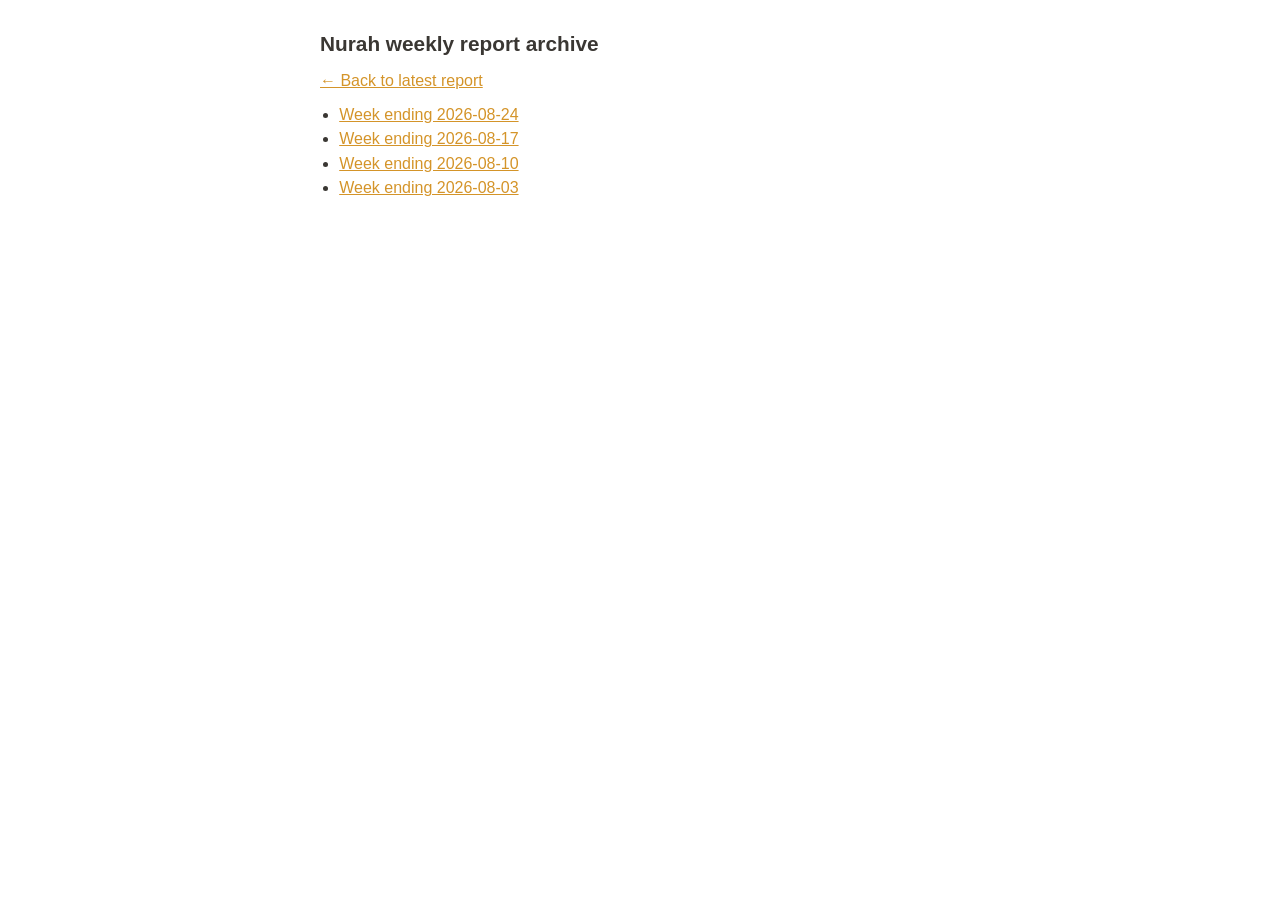
<file: docs/reports/index.html>
<!doctype html>
<html lang="en">
<head>
<meta charset="utf-8">
<title>Nurah weekly report archive</title>
<meta name="viewport" content="width=device-width, initial-scale=1">
<style>
  body { font-family: Arial, sans-serif; max-width: 640px; margin: 2rem auto; padding: 0 1rem; color: #3A3733; }
  h1 { font-size: 1.3rem; }
  ul { padding-left: 1.2rem; }
  li { margin-bottom: 0.4rem; }
  a { color: #D49429; }
</style>
</head>
<body>
<h1>Nurah weekly report archive</h1>
<p><a href="../">&larr; Back to latest report</a></p>
<ul>
<li><a href="./nurah-weekly-report-2026-08-24.html">Week ending 2026-08-24</a></li>
<li><a href="./nurah-weekly-report-2026-08-17.html">Week ending 2026-08-17</a></li>
<li><a href="./nurah-weekly-report-2026-08-10.html">Week ending 2026-08-10</a></li>
<li><a href="./nurah-weekly-report-2026-08-03.html">Week ending 2026-08-03</a></li>
</ul>
</body>
</html>
</file>
